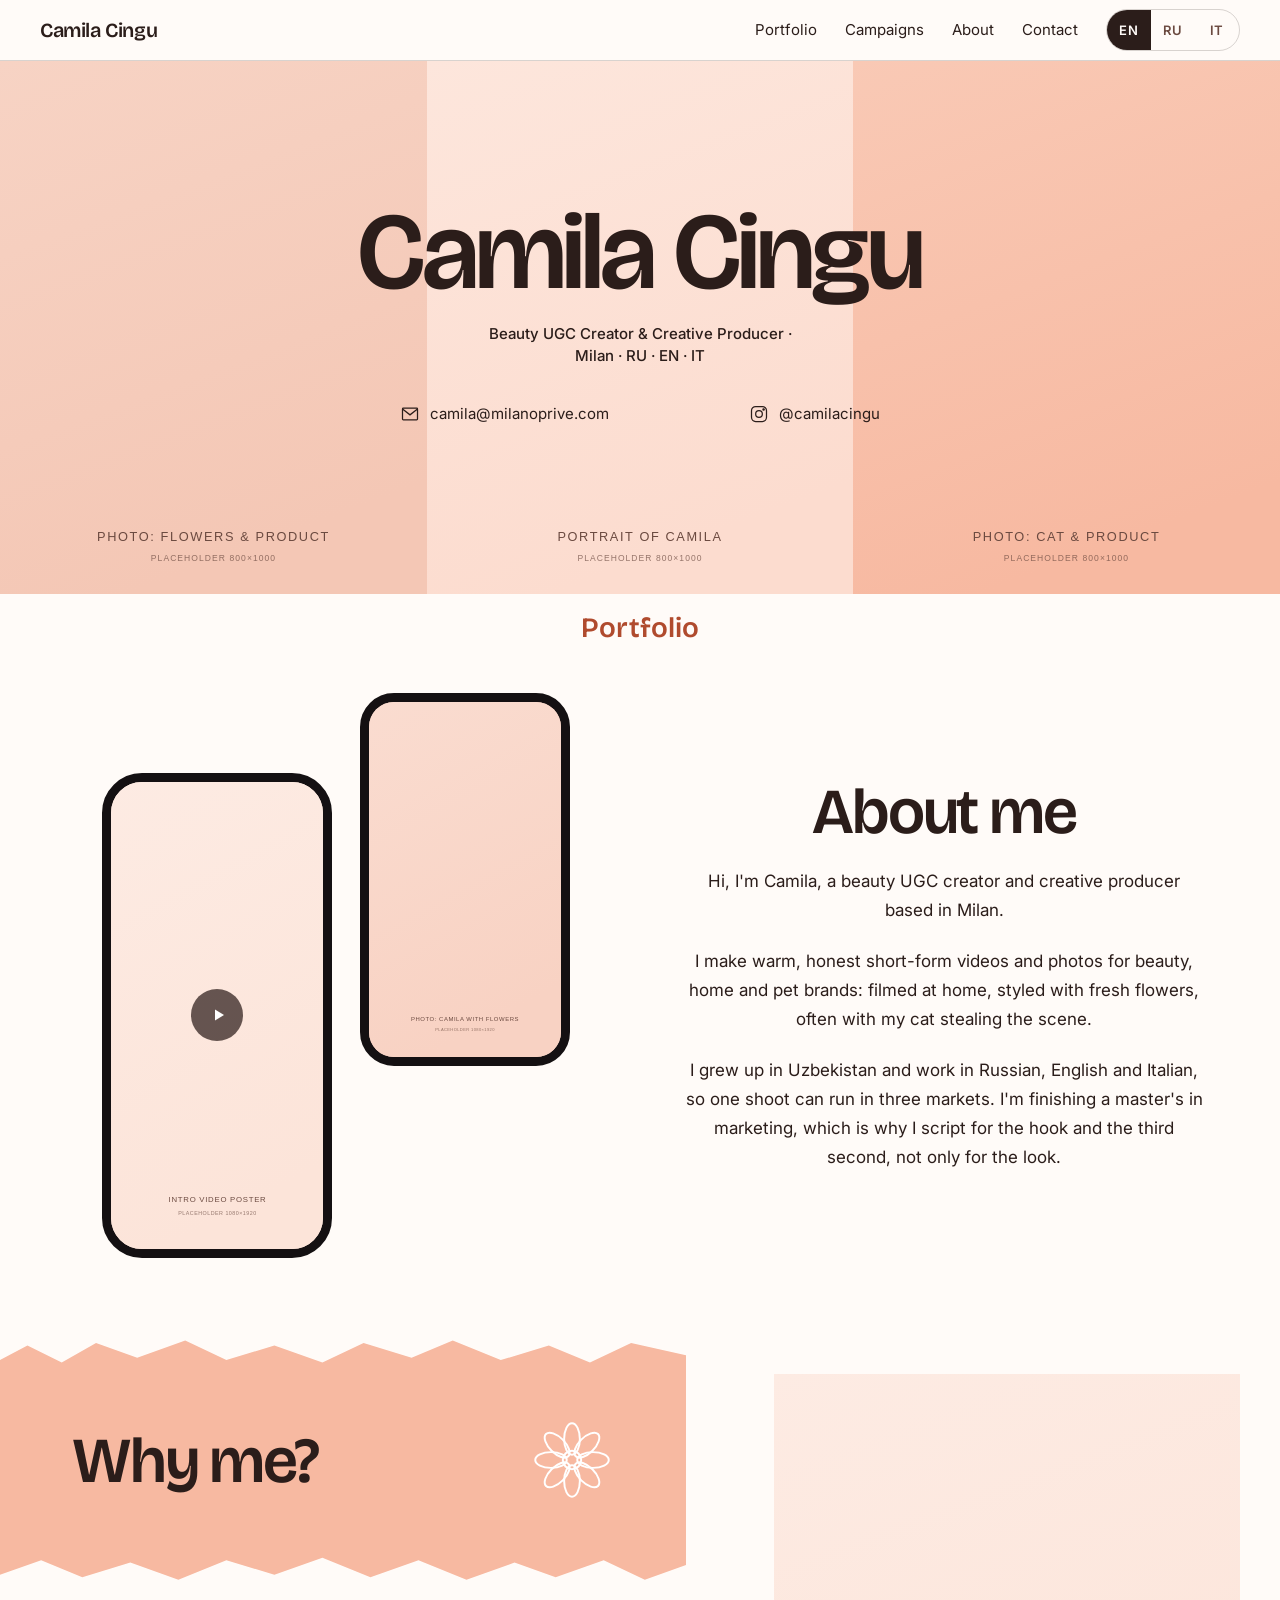
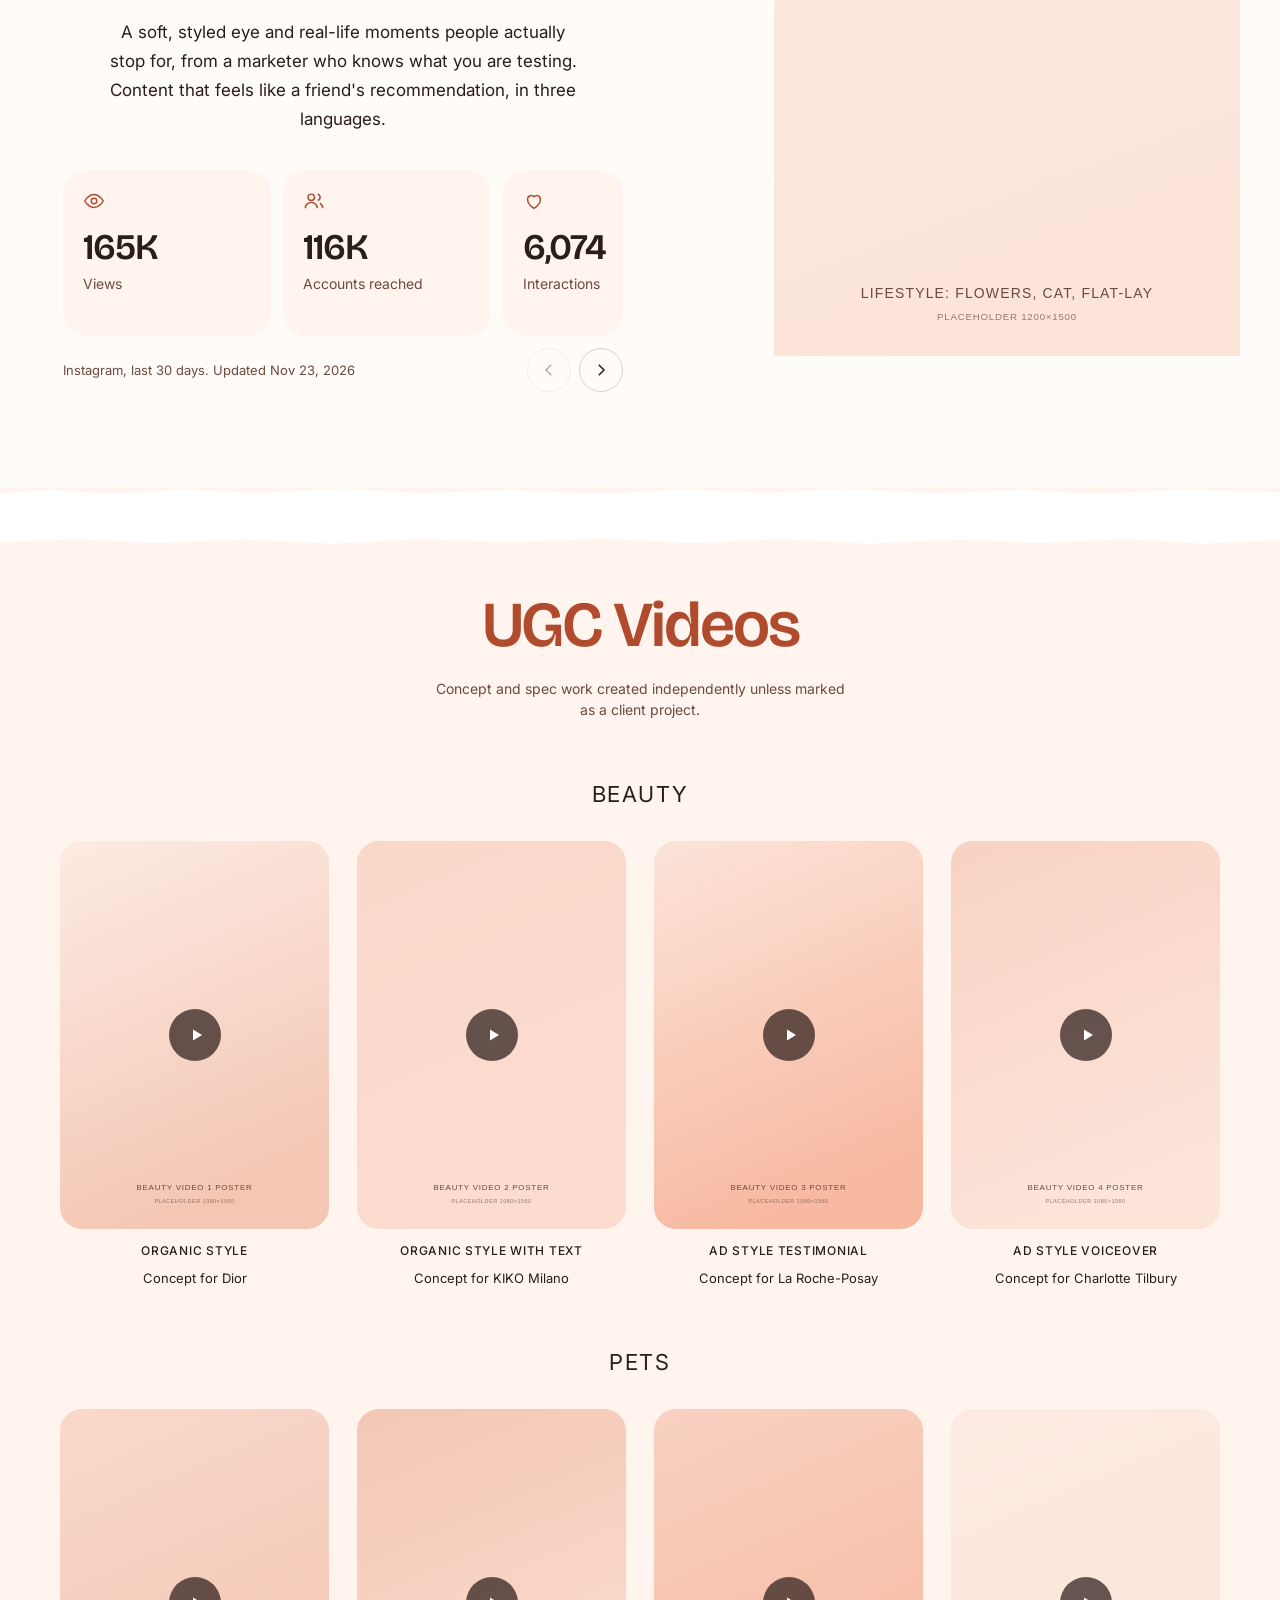
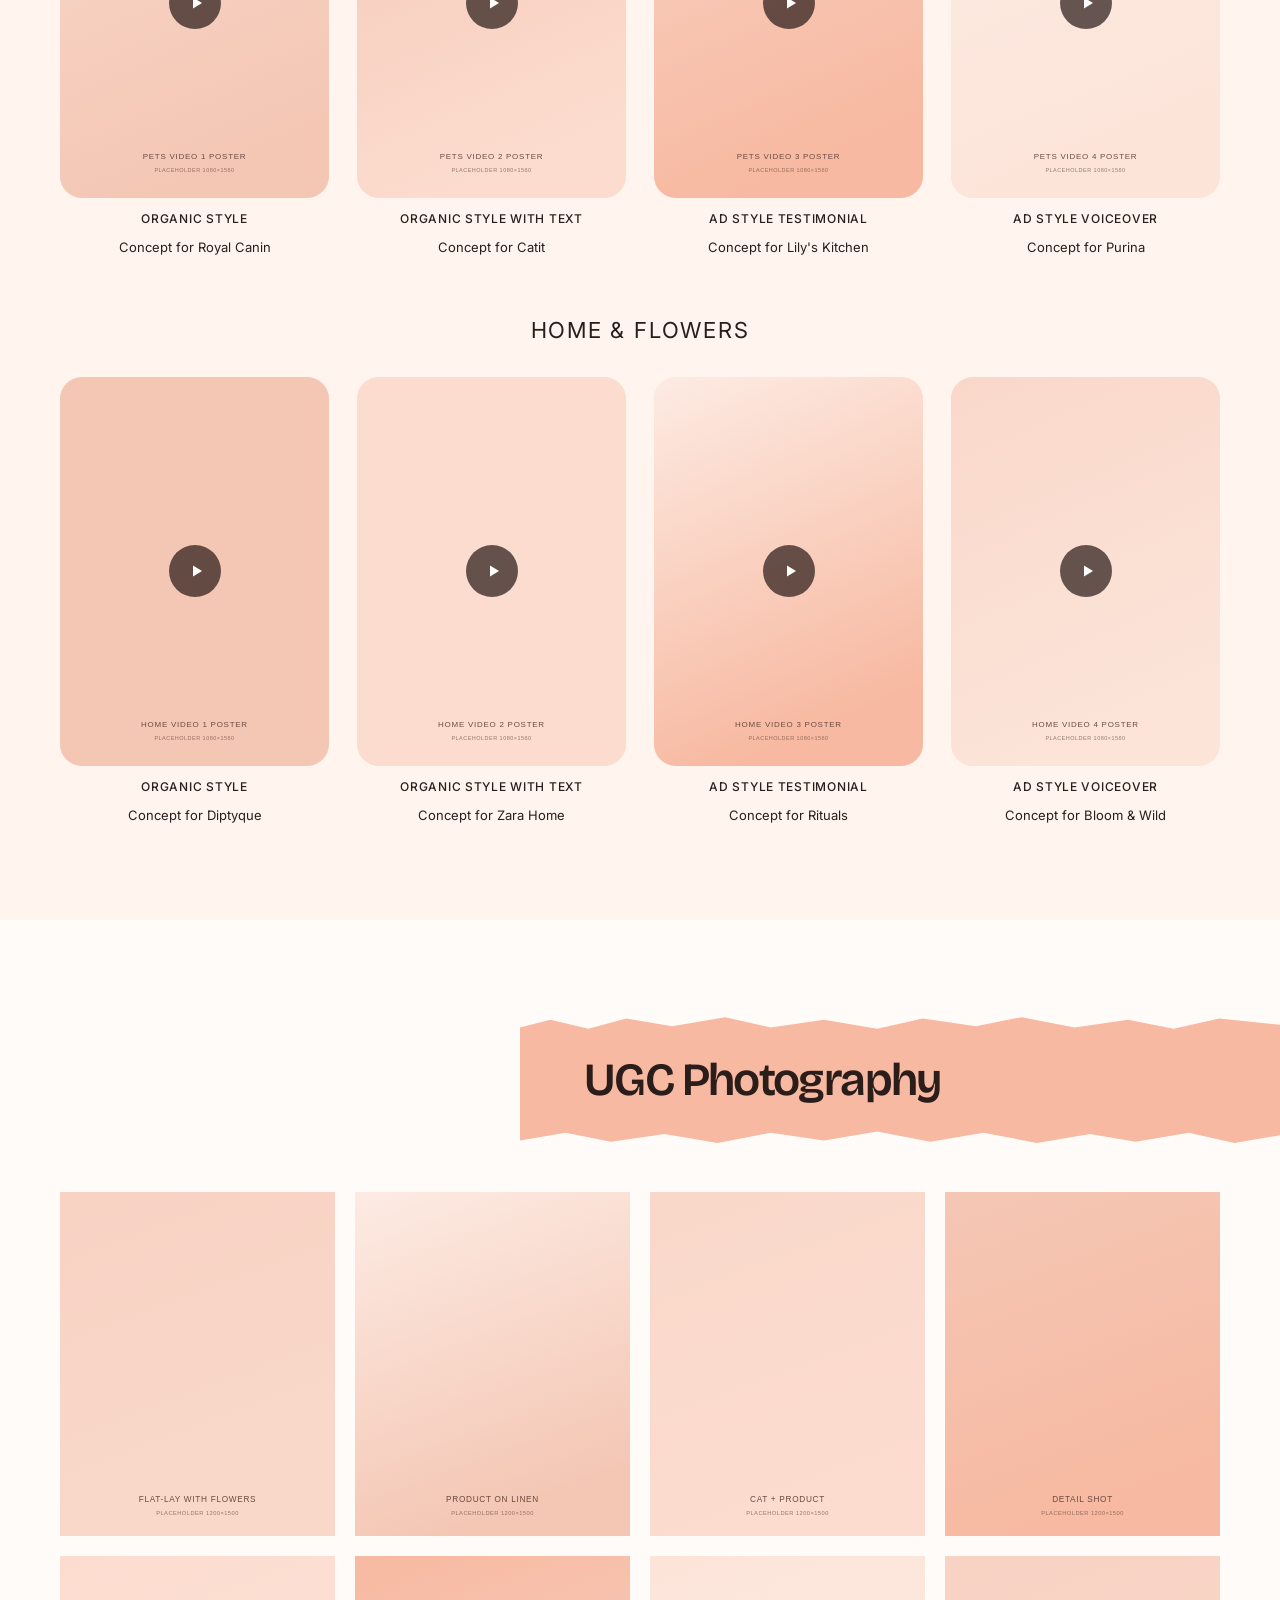
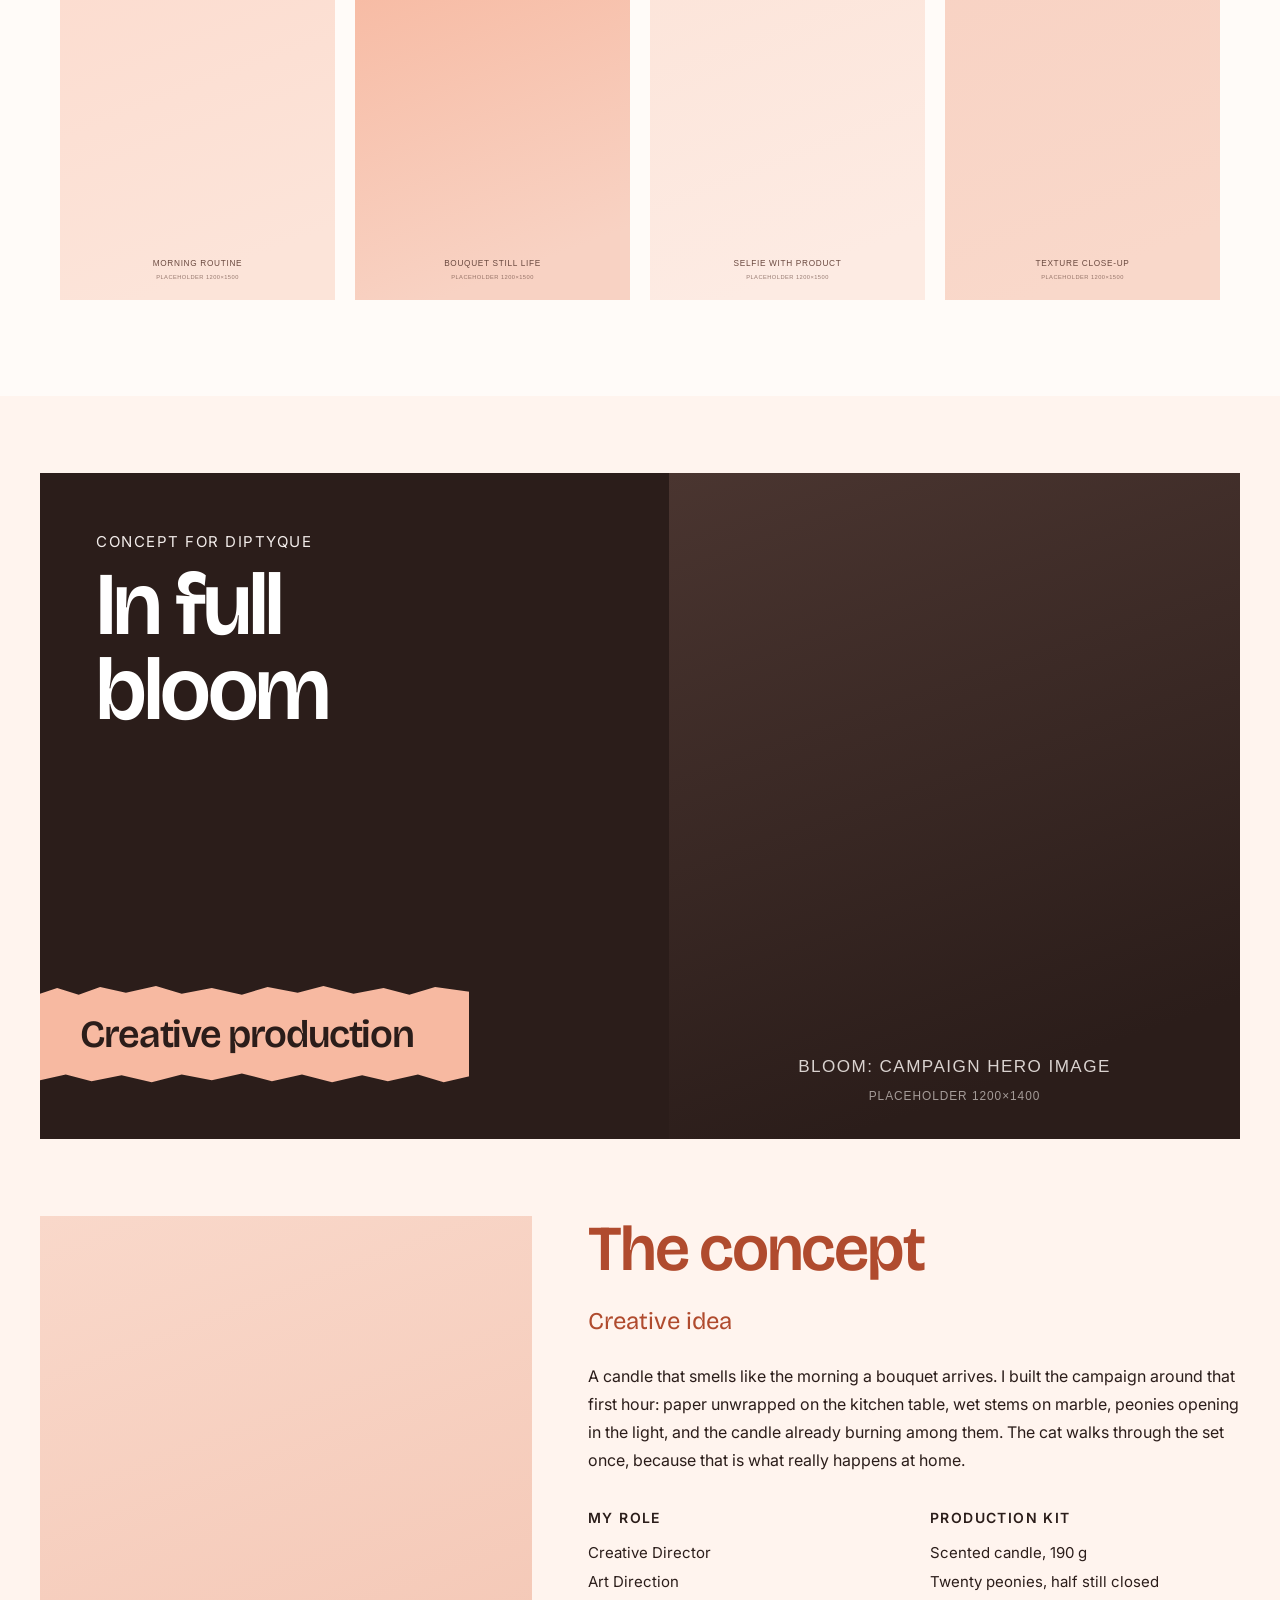
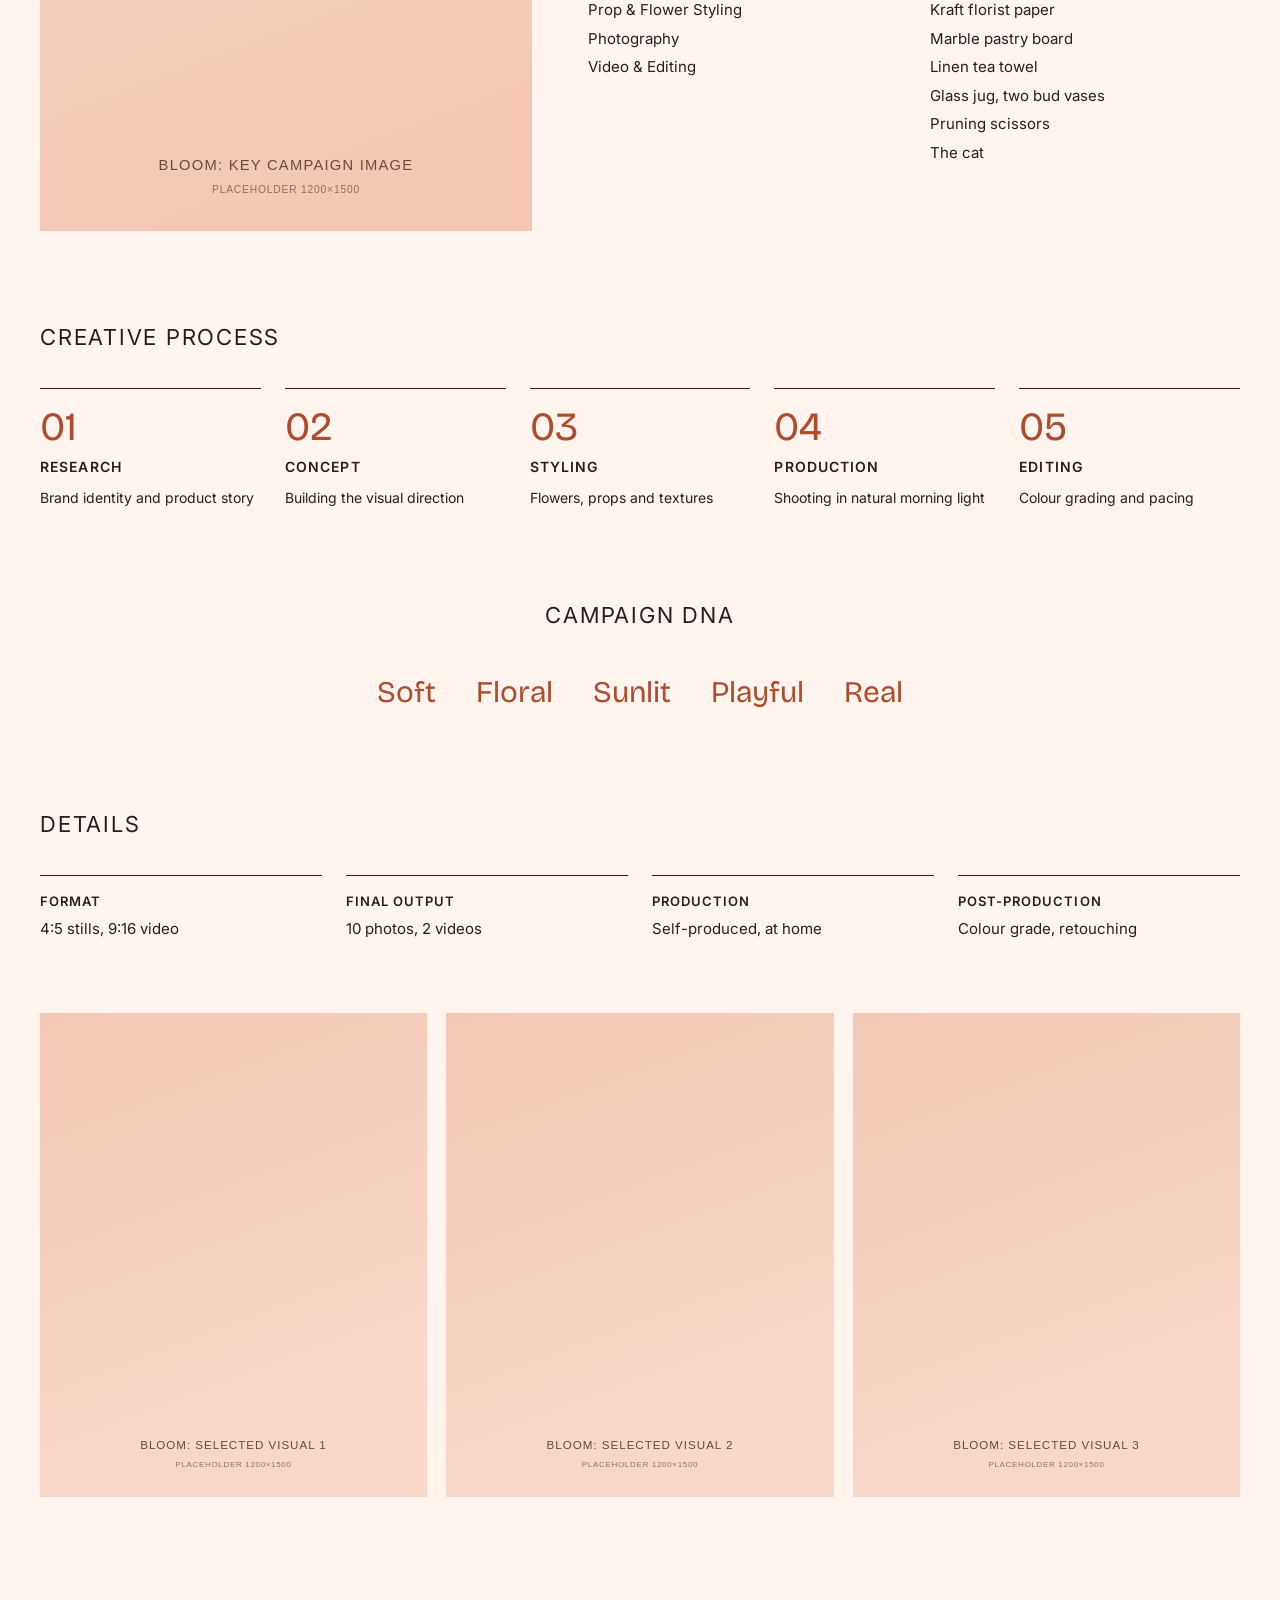
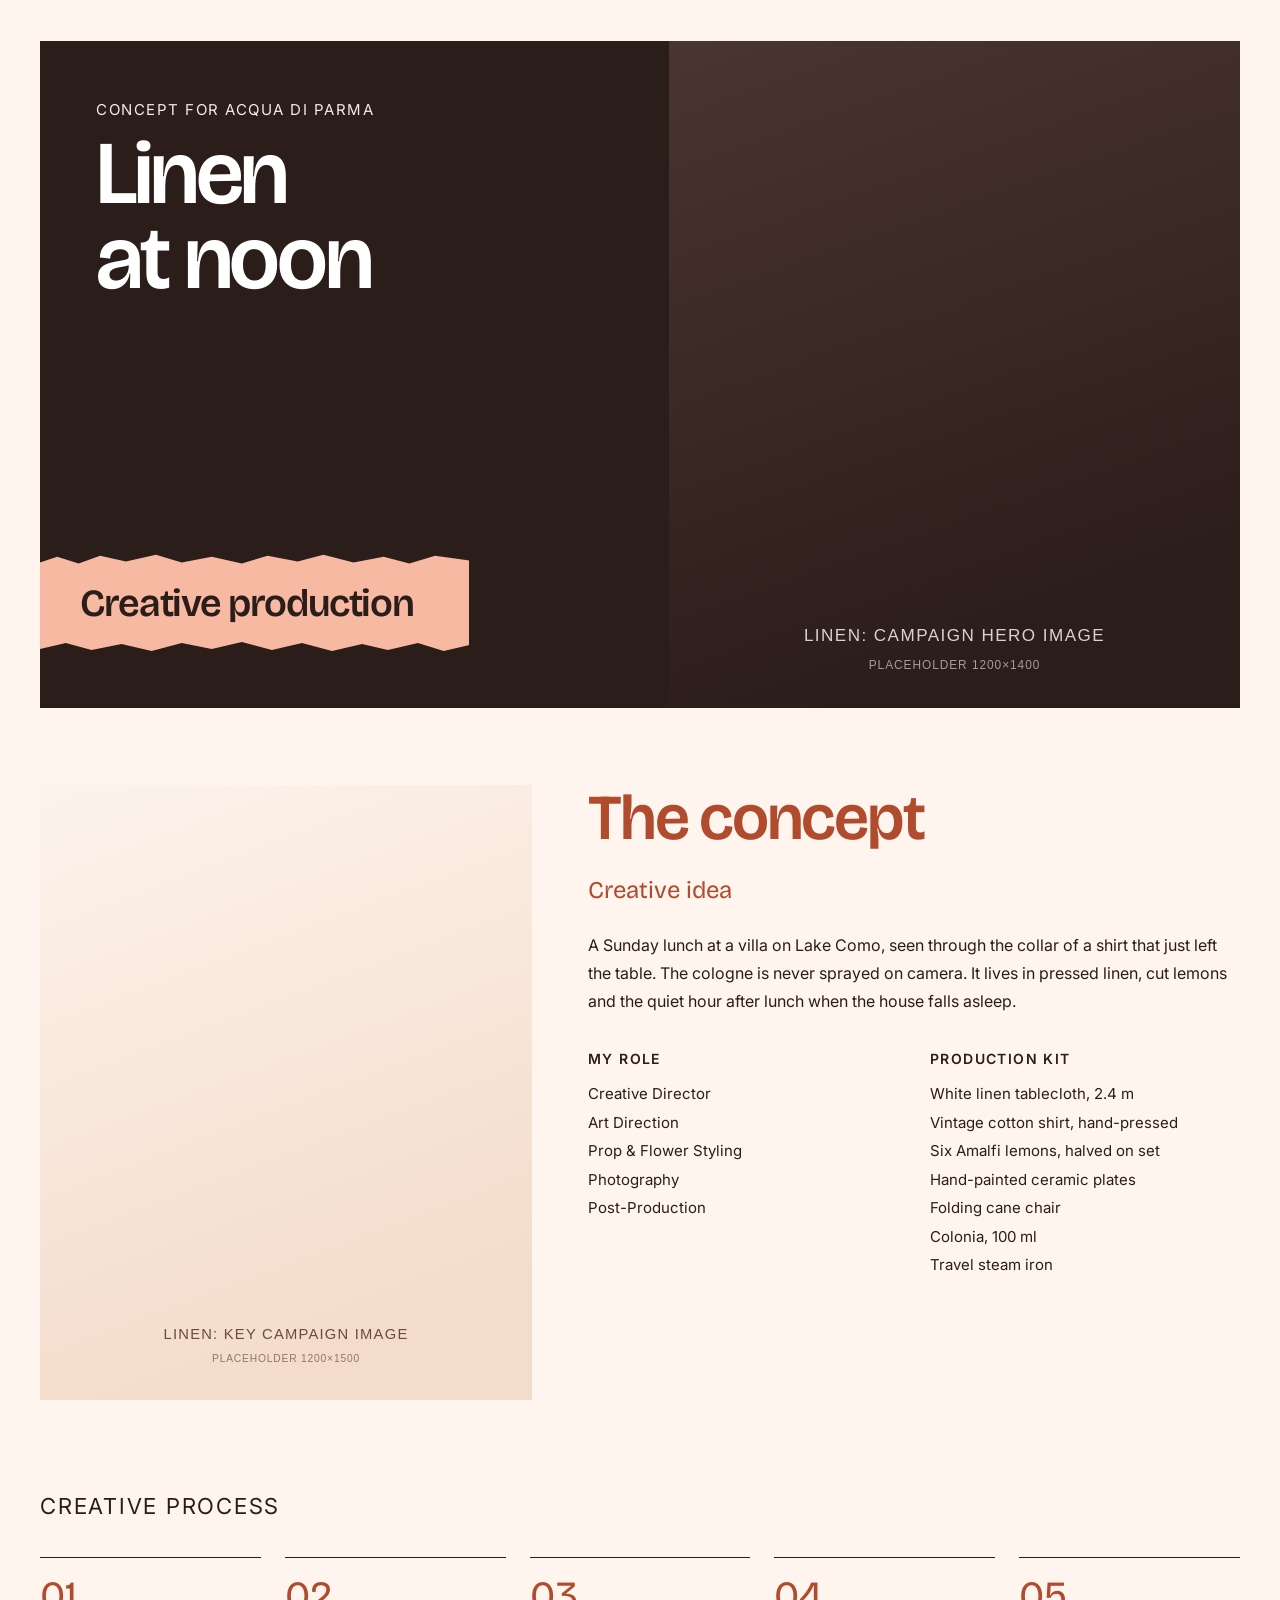
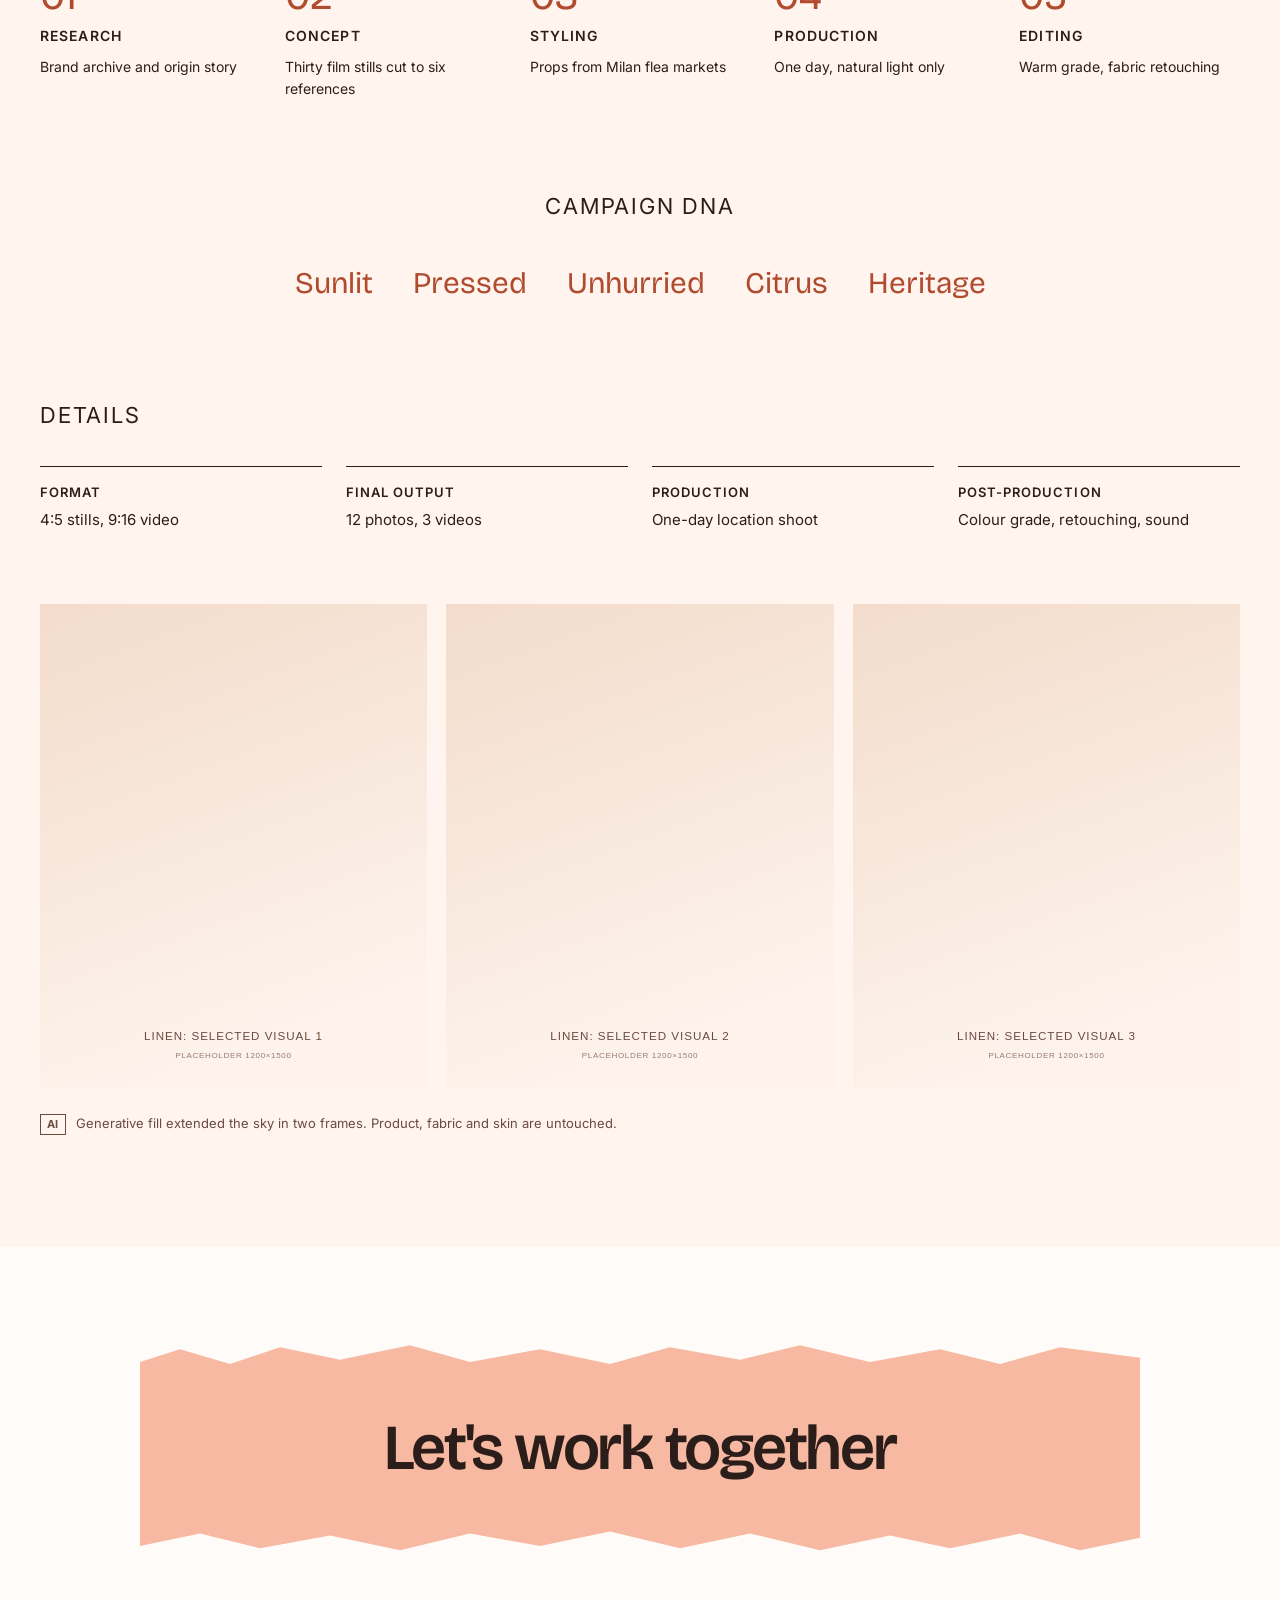
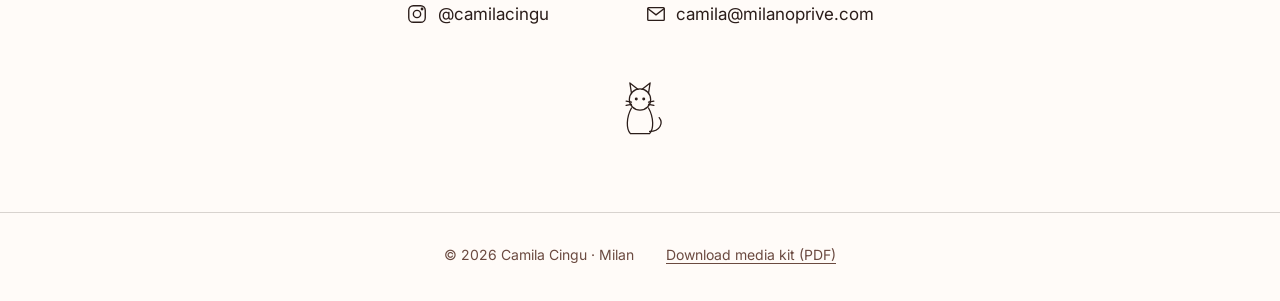
<file: ugc/index.html>
<!doctype html>
<html lang="en" class="no-js">
<head>
  <meta charset="utf-8">
  <meta name="viewport" content="width=device-width, initial-scale=1">
  <script>document.documentElement.className = 'js';</script>

  <title>Camila Cingu · Beauty UGC Creator &amp; Creative Producer, Milan</title>
  <meta name="description" content="Camila Cingu, UGC creator and creative producer in Milan. Warm, honest short-form video and photos for beauty, home and pet brands, in Russian, English and Italian.">
  <link rel="canonical" href="https://camila.milanoprive.com/">

  <meta property="og:type" content="website">
  <meta property="og:url" content="https://camila.milanoprive.com/">
  <meta property="og:title" content="Camila Cingu · UGC Creator & Creative Producer">
  <meta property="og:description" content="Short-form video and photos for beauty, home and pet brands. Shot in Milan, delivered in RU, EN and IT.">
  <meta property="og:image" content="https://camila.milanoprive.com/assets/og-image.png">
  <meta property="og:image:width" content="1200">
  <meta property="og:image:height" content="630">
  <meta property="og:locale" content="en_GB">
  <meta property="og:locale:alternate" content="ru_RU">
  <meta name="twitter:card" content="summary_large_image">
  <meta name="twitter:title" content="Camila Cingu · UGC Creator & Creative Producer">
  <meta name="twitter:description" content="Short-form video and photos for beauty, home and pet brands. Shot in Milan, delivered in RU, EN and IT.">
  <meta name="twitter:image" content="https://camila.milanoprive.com/assets/og-image.png">

  <link rel="icon" href="/favicon.ico" sizes="32x32">
  <link rel="icon" href="/assets/icons/favicon.svg" type="image/svg+xml">
  <link rel="apple-touch-icon" href="/assets/icons/apple-touch-icon.png">
  <link rel="manifest" href="/site.webmanifest">
  <meta name="theme-color" content="#FFFBF8">

  <link rel="preconnect" href="https://fonts.googleapis.com">
  <link rel="preconnect" href="https://fonts.gstatic.com" crossorigin>
  <!-- Bricolage Grotesque (headings, Latin only), Onest (headings in Russian), Inter (body, Latin + Cyrillic). -->
  <link rel="stylesheet" href="https://fonts.googleapis.com/css2?family=Bricolage+Grotesque:opsz,wght@12..96,400..700&family=Inter:wght@300..600&family=Onest:wght@500..700&display=swap">
  <link rel="stylesheet" href="styles.css">
  <script src="main.js" defer></script>

  <script type="application/ld+json">
  {
    "@context": "https://schema.org",
    "@graph": [
      {
        "@type": "Person",
        "@id": "https://camila.milanoprive.com/#camila",
        "name": "Camila Cingu",
        "jobTitle": "Beauty UGC Creator & Creative Producer",
        "url": "https://camila.milanoprive.com/",
        "image": "https://camila.milanoprive.com/assets/og-image.png",
        "email": "mailto:camila@milanoprive.com",
        "sameAs": ["https://www.instagram.com/camilacingu/"],
        "knowsLanguage": ["ru", "en", "it"],
        "homeLocation": { "@type": "Place", "name": "Milan, Italy" }
      },
      {
        "@type": "ProfessionalService",
        "@id": "https://camila.milanoprive.com/#service",
        "name": "Camila Cingu · UGC & Creative Production",
        "url": "https://camila.milanoprive.com/",
        "image": "https://camila.milanoprive.com/assets/og-image.png",
        "founder": { "@id": "https://camila.milanoprive.com/#camila" },
        "address": { "@type": "PostalAddress", "addressLocality": "Milan", "addressCountry": "IT" },
        "areaServed": "Europe",
        "availableLanguage": ["Russian", "English", "Italian"],
        "serviceType": ["UGC video production", "UGC photography", "Creative direction", "Campaign production"]
      }
    ]
  }
  </script>
</head>
<body>
  <a class="skip" href="#main" data-i18n="skip">Skip to content</a>

  <header class="site-header">
    <div class="site-header__inner">
      <a class="wordmark" href="#top" data-i18n-attr="aria-label:wordmark.label" aria-label="Camila Cingu, back to top">Camila Cingu</a>

      <button class="menu-btn" type="button" aria-expanded="false" aria-controls="site-nav" data-i18n-attr="aria-label:nav.menu" aria-label="Menu">
        <svg viewBox="0 0 24 24" width="24" height="24" aria-hidden="true"><path d="M3 8h18M3 16h18" stroke="currentColor" stroke-width="1.5" fill="none"/></svg>
      </button>

      <nav class="site-nav" id="site-nav" data-i18n-attr="aria-label:nav.label" aria-label="Main">
        <ul>
          <li><a href="#videos" data-i18n="nav.portfolio">Portfolio</a></li>
          <li><a href="#campaigns" data-i18n="nav.campaigns">Campaigns</a></li>
          <li><a href="#about" data-i18n="nav.about">About</a></li>
          <li><a href="#contact" data-i18n="nav.contact">Contact</a></li>
        </ul>
      </nav>

      <div class="lang" role="group" aria-label="Language" data-i18n-attr="aria-label:lang.label">
        <button type="button" data-lang="en" aria-pressed="true" lang="en">EN</button>
        <button type="button" data-lang="ru" aria-pressed="false" lang="ru">RU</button>
        <button type="button" data-lang="it" aria-pressed="false" lang="it">IT</button>
      </div>
    </div>
  </header>

  <main id="main">

    <!-- ============ HERO: three-panel strip, name over it ============ -->
    <section class="hero" id="top" aria-labelledby="hero-title">
      <div class="hero__strip">
        <!-- cms:hero -->
        <img src="assets/placeholders/hero-1.svg" width="800" height="1000" fetchpriority="high" alt="Fresh flowers beside a skincare product" data-i18n-attr="alt:cms.hero1">
        <img src="assets/placeholders/hero-2.svg" width="800" height="1000" fetchpriority="high" alt="Portrait of Camila" data-i18n-attr="alt:cms.hero2">
        <img src="assets/placeholders/hero-3.svg" width="800" height="1000" fetchpriority="high" alt="Camila&#x27;s cat next to a beauty product" data-i18n-attr="alt:cms.hero3">
        <!-- /cms:hero -->
      </div>
      <div class="hero__over">
        <h1 class="hero__name" id="hero-title">Camila Cingu</h1>
        <p class="hero__role" data-i18n="hero.role">Beauty UGC Creator &amp; Creative Producer · Milan · RU · EN · IT</p>
        <ul class="hero__links">
          <li>
            <a href="mailto:camila@milanoprive.com">
              <svg width="20" height="20" viewBox="0 0 24 24" aria-hidden="true" fill="none" stroke="currentColor" stroke-width="1.5"><rect x="3" y="5" width="18" height="14" rx="1"/><path d="M3 6l9 7 9-7"/></svg>camila@milanoprive.com</a>
          </li>
          <li>
            <a href="https://www.instagram.com/camilacingu/" rel="noopener">
              <svg width="20" height="20" viewBox="0 0 24 24" aria-hidden="true" fill="none" stroke="currentColor" stroke-width="1.5"><rect x="3" y="3" width="18" height="18" rx="5"/><circle cx="12" cy="12" r="4"/><circle cx="17.5" cy="6.5" r="0.8" fill="currentColor"/></svg>@camilacingu</a>
          </li>
        </ul>
      </div>
    </section>

    <!-- ============ ABOUT ============ -->
    <section class="about" id="about" aria-labelledby="about-title">
      <a class="about__jump" href="#videos" data-i18n="nav.portfolio">Portfolio</a>
      <div class="about__body">
        <div class="about__phones">
          <!-- cms:about -->
          <a class="phone phone--tall js-video" href="assets/videos/intro.mp4" data-caption-key="about.introCaption">
            <img src="assets/placeholders/intro-poster.svg" width="1080" height="1920" loading="lazy" decoding="async" alt="Play Camila&#x27;s intro video" data-i18n-attr="alt:cms.intro">
            <span class="play" aria-hidden="true"></span>
          </a>
          <figure class="phone">
            <img src="assets/placeholders/about-photo.svg" width="1080" height="1920" loading="lazy" decoding="async" alt="Camila holding a bunch of flowers" data-i18n-attr="alt:cms.aboutPhoto">
          </figure>
          <!-- /cms:about -->
        </div>
        <div class="about__copy reveal">
          <h2 class="h-xl" id="about-title" data-i18n="about.title">About me</h2>
          <p data-i18n="about.p1">Hi, I'm Camila, a beauty UGC creator and creative producer based in Milan.</p>
          <p data-i18n="about.p2">I make warm, honest short-form videos and photos for beauty, home and pet brands: filmed at home, styled with fresh flowers, often with my cat stealing the scene.</p>
          <p data-i18n="about.p3">I grew up in Uzbekistan and work in Russian, English and Italian, so one shoot can run in three markets. I'm finishing a master's in marketing, which is why I script for the hook and the third second, not only for the look.</p>
        </div>
      </div>
    </section>

    <!-- ============ WHY ME ============ -->
    <section class="why" aria-labelledby="why-title">
      <div class="why__main">
        <div class="torn why__band">
          <h2 class="h-xl" id="why-title" data-i18n="why.title">Why me?</h2>
          <svg class="why__flower" width="84" height="84" viewBox="0 0 64 64" aria-hidden="true"><g fill="none" stroke="#FFFFFF" stroke-width="1.5"><ellipse cx="32" cy="16" rx="6" ry="12"/><ellipse cx="32" cy="16" rx="6" ry="12" transform="rotate(45 32 32)"/><ellipse cx="32" cy="16" rx="6" ry="12" transform="rotate(90 32 32)"/><ellipse cx="32" cy="16" rx="6" ry="12" transform="rotate(135 32 32)"/><ellipse cx="32" cy="16" rx="6" ry="12" transform="rotate(180 32 32)"/><ellipse cx="32" cy="16" rx="6" ry="12" transform="rotate(225 32 32)"/><ellipse cx="32" cy="16" rx="6" ry="12" transform="rotate(270 32 32)"/><ellipse cx="32" cy="16" rx="6" ry="12" transform="rotate(315 32 32)"/><circle cx="32" cy="32" r="7"/></g></svg>
        </div>
        <p class="why__text reveal" data-i18n="why.text">A soft, styled eye and real-life moments people actually stop for, from a marketer who knows what you are testing. Content that feels like a friend's recommendation, in three languages.</p>

        <!-- STATS: numbers come from stats.json (see README). Hidden if that file can't be loaded. -->
        <div class="stats" hidden>
          <div class="stats__track" role="region" tabindex="0" aria-label="Instagram stats" data-i18n-attr="aria-label:stats.label">
            <ul class="stats__list">
              <li class="stat"><svg width="22" height="22" viewBox="0 0 24 24" aria-hidden="true" fill="none" stroke="currentColor" stroke-width="1.6"><path d="M2 12s3.6-7 10-7 10 7 10 7-3.6 7-10 7S2 12 2 12z"/><circle cx="12" cy="12" r="3"/></svg><strong data-stat="views"></strong><span data-i18n="stats.views">Views</span></li>
              <li class="stat"><svg width="22" height="22" viewBox="0 0 24 24" aria-hidden="true" fill="none" stroke="currentColor" stroke-width="1.6"><circle cx="9" cy="8" r="3.5"/><path d="M2.5 20a6.5 6.5 0 0113 0M16 4.6a3.5 3.5 0 010 6.8M18.5 14.2A6.5 6.5 0 0121.5 20"/></svg><strong data-stat="reach"></strong><span data-i18n="stats.reach">Accounts reached</span></li>
              <li class="stat"><svg width="22" height="22" viewBox="0 0 24 24" aria-hidden="true" fill="none" stroke="currentColor" stroke-width="1.6"><path d="M12 20s-7-4.4-7-10a4 4 0 017-2.6A4 4 0 0119 10c0 5.6-7 10-7 10z"/></svg><strong data-stat="interactions"></strong><span data-i18n="stats.interactions">Interactions</span></li>
              <li class="stat"><svg width="22" height="22" viewBox="0 0 24 24" aria-hidden="true" fill="none" stroke="currentColor" stroke-width="1.6"><circle cx="10" cy="8" r="3.5"/><path d="M3.5 20a6.5 6.5 0 0113 0M19 8v6M16 11h6"/></svg><strong data-stat="followers"></strong><span data-i18n="stats.followers">Followers</span></li>
              <li class="stat"><svg width="22" height="22" viewBox="0 0 24 24" aria-hidden="true" fill="none" stroke="currentColor" stroke-width="1.6"><circle cx="12" cy="12" r="9"/><path d="M3 12h18M12 3c2.5 2.6 3.8 5.6 3.8 9s-1.3 6.4-3.8 9c-2.5-2.6-3.8-5.6-3.8-9S9.5 5.6 12 3z"/></svg><strong data-stat="languages"></strong><span data-i18n="stats.languages">Audience languages</span></li>
            </ul>
          </div>
          <div class="stats__foot">
            <p class="stats__note" data-stats-note></p>
            <div class="stats__nav">
              <button type="button" class="stats__btn" data-dir="-1" aria-label="Previous stats" data-i18n-attr="aria-label:stats.prev"><svg width="18" height="18" viewBox="0 0 24 24" aria-hidden="true" fill="none" stroke="currentColor" stroke-width="2"><path d="M15 5l-7 7 7 7"/></svg></button>
              <button type="button" class="stats__btn" data-dir="1" aria-label="Next stats" data-i18n-attr="aria-label:stats.next"><svg width="18" height="18" viewBox="0 0 24 24" aria-hidden="true" fill="none" stroke="currentColor" stroke-width="2"><path d="M9 5l7 7-7 7"/></svg></button>
            </div>
          </div>
        </div>
      </div>
      <figure class="why__photo">
        <!-- cms:why -->
        <img src="assets/placeholders/why-photo.svg" width="1200" height="1500" loading="lazy" decoding="async" alt="Flat-lay of flowers, a product and Camila&#x27;s cat" data-i18n-attr="alt:cms.whyPhoto">
        <!-- /cms:why -->
      </figure>
    </section>

    <!-- ============ UGC VIDEOS ============ -->
    <section class="videos" id="videos" aria-labelledby="videos-title">
      <div class="torn videos__edge" aria-hidden="true"></div>
      <div class="videos__inner">
        <h2 class="h-xl h-deep" id="videos-title" data-i18n="pf.title">UGC Videos</h2>
        <p class="disclosure" data-i18n="pf.disclosure">Concept and spec work created independently unless marked as a client project.</p>

        <!-- cms:videos -->
        <section class="group" aria-labelledby="g-beauty">
          <h3 class="label-lg" id="g-beauty" data-i18n="cat.beauty">Beauty</h3>
          <ul class="grid">
            <li class="card">
              <a class="card__media js-video" href="assets/videos/v-beauty-1.mp4">
                <img src="assets/placeholders/v-beauty-1.svg" width="1080" height="1560" loading="lazy" decoding="async" alt="Play: morning lip routine, concept for Dior" data-i18n-attr="alt:cms.v.beauty1">
                <span class="play" aria-hidden="true"></span>
              </a>
              <p class="card__format" data-i18n="fmt.organic">Organic style</p>
              <p class="card__brand"><span data-i18n="card.conceptFor">Concept for</span> Dior</p>
            </li>
            <li class="card">
              <a class="card__media js-video" href="assets/videos/v-beauty-2.mp4">
                <img src="assets/placeholders/v-beauty-2.svg" width="1080" height="1560" loading="lazy" decoding="async" alt="Play: three looks with one palette, concept for KIKO Milano" data-i18n-attr="alt:cms.v.beauty2">
                <span class="play" aria-hidden="true"></span>
              </a>
              <p class="card__format" data-i18n="fmt.organicText">Organic style with text</p>
              <p class="card__brand"><span data-i18n="card.conceptFor">Concept for</span> KIKO Milano</p>
            </li>
            <li class="card">
              <a class="card__media js-video" href="assets/videos/v-beauty-3.mp4">
                <img src="assets/placeholders/v-beauty-3.svg" width="1080" height="1560" loading="lazy" decoding="async" alt="Play: two weeks with a barrier cream, concept for La Roche-Posay" data-i18n-attr="alt:cms.v.beauty3">
                <span class="play" aria-hidden="true"></span>
              </a>
              <p class="card__format" data-i18n="fmt.testimonial">Ad style testimonial</p>
              <p class="card__brand"><span data-i18n="card.conceptFor">Concept for</span> La Roche-Posay</p>
            </li>
            <li class="card">
              <a class="card__media js-video" href="assets/videos/v-beauty-4.mp4">
                <img src="assets/placeholders/v-beauty-4.svg" width="1080" height="1560" loading="lazy" decoding="async" alt="Play: a five-minute evening look, concept for Charlotte Tilbury" data-i18n-attr="alt:cms.v.beauty4">
                <span class="play" aria-hidden="true"></span>
              </a>
              <p class="card__format" data-i18n="fmt.voiceover">Ad style voiceover</p>
              <p class="card__brand"><span data-i18n="card.conceptFor">Concept for</span> Charlotte Tilbury</p>
            </li>
          </ul>
        </section>
        <section class="group" aria-labelledby="g-pets">
          <h3 class="label-lg" id="g-pets" data-i18n="cat.pets">Pets</h3>
          <ul class="grid">
            <li class="card">
              <a class="card__media js-video" href="assets/videos/v-pets-1.mp4">
                <img src="assets/placeholders/v-pets-1.svg" width="1080" height="1560" loading="lazy" decoding="async" alt="Play: breakfast time with the cat, concept for Royal Canin" data-i18n-attr="alt:cms.v.pets1">
                <span class="play" aria-hidden="true"></span>
              </a>
              <p class="card__format" data-i18n="fmt.organic">Organic style</p>
              <p class="card__brand"><span data-i18n="card.conceptFor">Concept for</span> Royal Canin</p>
            </li>
            <li class="card">
              <a class="card__media js-video" href="assets/videos/v-pets-2.mp4">
                <img src="assets/placeholders/v-pets-2.svg" width="1080" height="1560" loading="lazy" decoding="async" alt="Play: setting up a cat fountain in three steps, concept for Catit" data-i18n-attr="alt:cms.v.pets2">
                <span class="play" aria-hidden="true"></span>
              </a>
              <p class="card__format" data-i18n="fmt.organicText">Organic style with text</p>
              <p class="card__brand"><span data-i18n="card.conceptFor">Concept for</span> Catit</p>
            </li>
            <li class="card">
              <a class="card__media js-video" href="assets/videos/v-pets-3.mp4">
                <img src="assets/placeholders/v-pets-3.svg" width="1080" height="1560" loading="lazy" decoding="async" alt="Play: a fussy eater&#x27;s honest review, concept for Lily&#x27;s Kitchen" data-i18n-attr="alt:cms.v.pets3">
                <span class="play" aria-hidden="true"></span>
              </a>
              <p class="card__format" data-i18n="fmt.testimonial">Ad style testimonial</p>
              <p class="card__brand"><span data-i18n="card.conceptFor">Concept for</span> Lily&#x27;s Kitchen</p>
            </li>
            <li class="card">
              <a class="card__media js-video" href="assets/videos/v-pets-4.mp4">
                <img src="assets/placeholders/v-pets-4.svg" width="1080" height="1560" loading="lazy" decoding="async" alt="Play: a day in the life of an indoor cat, concept for Purina" data-i18n-attr="alt:cms.v.pets4">
                <span class="play" aria-hidden="true"></span>
              </a>
              <p class="card__format" data-i18n="fmt.voiceover">Ad style voiceover</p>
              <p class="card__brand"><span data-i18n="card.conceptFor">Concept for</span> Purina</p>
            </li>
          </ul>
        </section>
        <section class="group" aria-labelledby="g-home">
          <h3 class="label-lg" id="g-home" data-i18n="cat.home">Home &amp; Flowers</h3>
          <ul class="grid">
            <li class="card">
              <a class="card__media js-video" href="assets/videos/v-home-1.mp4">
                <img src="assets/placeholders/v-home-1.svg" width="1080" height="1560" loading="lazy" decoding="async" alt="Play: lighting a candle as the peonies open, concept for Diptyque" data-i18n-attr="alt:cms.v.home1">
                <span class="play" aria-hidden="true"></span>
              </a>
              <p class="card__format" data-i18n="fmt.organic">Organic style</p>
              <p class="card__brand"><span data-i18n="card.conceptFor">Concept for</span> Diptyque</p>
            </li>
            <li class="card">
              <a class="card__media js-video" href="assets/videos/v-home-2.mp4">
                <img src="assets/placeholders/v-home-2.svg" width="1080" height="1560" loading="lazy" decoding="async" alt="Play: a spring table in five pieces, concept for Zara Home" data-i18n-attr="alt:cms.v.home2">
                <span class="play" aria-hidden="true"></span>
              </a>
              <p class="card__format" data-i18n="fmt.organicText">Organic style with text</p>
              <p class="card__brand"><span data-i18n="card.conceptFor">Concept for</span> Zara Home</p>
            </li>
            <li class="card">
              <a class="card__media js-video" href="assets/videos/v-home-3.mp4">
                <img src="assets/placeholders/v-home-3.svg" width="1080" height="1560" loading="lazy" decoding="async" alt="Play: a month with a home fragrance diffuser, concept for Rituals" data-i18n-attr="alt:cms.v.home3">
                <span class="play" aria-hidden="true"></span>
              </a>
              <p class="card__format" data-i18n="fmt.testimonial">Ad style testimonial</p>
              <p class="card__brand"><span data-i18n="card.conceptFor">Concept for</span> Rituals</p>
            </li>
            <li class="card">
              <a class="card__media js-video" href="assets/videos/v-home-4.mp4">
                <img src="assets/placeholders/v-home-4.svg" width="1080" height="1560" loading="lazy" decoding="async" alt="Play: unboxing a letterbox bouquet, concept for Bloom &amp; Wild" data-i18n-attr="alt:cms.v.home4">
                <span class="play" aria-hidden="true"></span>
              </a>
              <p class="card__format" data-i18n="fmt.voiceover">Ad style voiceover</p>
              <p class="card__brand"><span data-i18n="card.conceptFor">Concept for</span> Bloom &amp; Wild</p>
            </li>
          </ul>
        </section>
        <!-- /cms:videos -->
      </div>
    </section>

    <!-- ============ UGC PHOTOGRAPHY ============ -->
    <section class="photos" aria-labelledby="photos-title">
      <div class="photos__head">
        <div class="torn photos__band">
          <h2 class="h-lg" id="photos-title" data-i18n="ph.title">UGC Photography</h2>
        </div>
      </div>
      <ul class="photos__grid">
        <!-- cms:photos -->
        <li><img src="assets/placeholders/photo-01.svg" width="1200" height="1500" loading="lazy" decoding="async" alt="Flat-lay of a product with flowers" data-i18n-attr="alt:cms.ph1"></li>
        <li><img src="assets/placeholders/photo-02.svg" width="1200" height="1500" loading="lazy" decoding="async" alt="Product on a linen cloth" data-i18n-attr="alt:cms.ph2"></li>
        <li><img src="assets/placeholders/photo-03.svg" width="1200" height="1500" loading="lazy" decoding="async" alt="Cat sniffing a product" data-i18n-attr="alt:cms.ph3"></li>
        <li><img src="assets/placeholders/photo-04.svg" width="1200" height="1500" loading="lazy" decoding="async" alt="Close-up detail of packaging" data-i18n-attr="alt:cms.ph4"></li>
        <li><img src="assets/placeholders/photo-05.svg" width="1200" height="1500" loading="lazy" decoding="async" alt="Morning skincare routine by a window" data-i18n-attr="alt:cms.ph5"></li>
        <li><img src="assets/placeholders/photo-06.svg" width="1200" height="1500" loading="lazy" decoding="async" alt="Still life of a bouquet and a candle" data-i18n-attr="alt:cms.ph6"></li>
        <li><img src="assets/placeholders/photo-07.svg" width="1200" height="1500" loading="lazy" decoding="async" alt="Mirror selfie holding a product" data-i18n-attr="alt:cms.ph7"></li>
        <li><img src="assets/placeholders/photo-08.svg" width="1200" height="1500" loading="lazy" decoding="async" alt="Texture close-up of a cream" data-i18n-attr="alt:cms.ph8"></li>
        <!-- /cms:photos -->
      </ul>
    </section>

    <!-- ============ CREATIVE PRODUCTION ============ -->
    <section class="campaigns" id="campaigns" aria-labelledby="campaigns-title">
      <h2 class="visually-hidden" id="campaigns-title" data-i18n="cs.title">Creative production</h2>

      <!-- CASE STUDY. Copy the whole <article class="case"> to add another. -->
      <article class="case" aria-labelledby="c1-title">
        <div class="case__hero">
          <div class="case__hero-text">
            <p class="case__brand"><span data-i18n="card.conceptFor">Concept for</span> Diptyque</p>
            <h3 class="case__title" id="c1-title"><span data-i18n="c1.t1">In full</span><br><span data-i18n="c1.t2">bloom</span></h3>
          </div>
          <img class="case__hero-img" src="assets/placeholders/bloom-hero.svg" width="1200" height="1400" loading="lazy" decoding="async" alt="Peonies and a lit candle on a marble board" data-i18n-attr="alt:c1.heroAlt">
          <p class="torn case__tag" data-i18n="cs.tag">Creative production</p>
        </div>

        <div class="case__intro">
          <img class="case__key" src="assets/placeholders/bloom-key.svg" width="1200" height="1500" loading="lazy" decoding="async" alt="Bouquet unwrapped on a kitchen table" data-i18n-attr="alt:c1.keyAlt">
          <div class="case__concept">
            <h4 class="h-xl h-deep" data-i18n="cs.concept">The concept</h4>
            <p class="case__sub" data-i18n="cs.idea">Creative idea</p>
            <p data-i18n="c1.concept">A candle that smells like the morning a bouquet arrives. I built the campaign around that first hour: paper unwrapped on the kitchen table, wet stems on marble, peonies opening in the light, and the candle already burning among them. The cat walks through the set once, because that is what really happens at home.</p>
            <div class="case__lists">
              <div>
                <h5 class="label" data-i18n="cs.role">My role</h5>
                <ul>
                  <li data-i18n="role.cd">Creative Director</li>
                  <li data-i18n="role.ad">Art Direction</li>
                  <li data-i18n="role.flower">Prop &amp; Flower Styling</li>
                  <li data-i18n="role.photo">Photography</li>
                  <li data-i18n="role.video">Video &amp; Editing</li>
                </ul>
              </div>
              <div>
                <h5 class="label" data-i18n="cs.kit">Production kit</h5>
                <ul>
                  <li data-i18n="c1.k1">Scented candle, 190 g</li>
                  <li data-i18n="c1.k2">Twenty peonies, half still closed</li>
                  <li data-i18n="c1.k3">Kraft florist paper</li>
                  <li data-i18n="c1.k4">Marble pastry board</li>
                  <li data-i18n="c1.k5">Linen tea towel</li>
                  <li data-i18n="c1.k6">Glass jug, two bud vases</li>
                  <li data-i18n="c1.k7">Pruning scissors</li>
                  <li data-i18n="c1.k8">The cat</li>
                </ul>
              </div>
            </div>
          </div>
        </div>

        <div class="case__process">
          <h4 class="label-lg" data-i18n="cs.process">Creative process</h4>
          <ol class="process">
            <li><span class="process__n">01</span><strong data-i18n="pr.research">Research</strong><span data-i18n="c1.p1">Brand identity and product story</span></li>
            <li><span class="process__n">02</span><strong data-i18n="pr.concept">Concept</strong><span data-i18n="c1.p2">Building the visual direction</span></li>
            <li><span class="process__n">03</span><strong data-i18n="pr.styling">Styling</strong><span data-i18n="c1.p3">Flowers, props and textures</span></li>
            <li><span class="process__n">04</span><strong data-i18n="pr.production">Production</strong><span data-i18n="c1.p4">Shooting in natural morning light</span></li>
            <li><span class="process__n">05</span><strong data-i18n="pr.editing">Editing</strong><span data-i18n="c1.p5">Colour grading and pacing</span></li>
          </ol>
        </div>

        <div class="case__dna">
          <h4 class="label-lg" data-i18n="cs.dna">Campaign DNA</h4>
          <ul class="dna">
            <li data-i18n="c1.d1">Soft</li>
            <li data-i18n="c1.d2">Floral</li>
            <li data-i18n="c1.d3">Sunlit</li>
            <li data-i18n="c1.d4">Playful</li>
            <li data-i18n="c1.d5">Real</li>
          </ul>
        </div>

        <div class="case__details">
          <h4 class="label-lg" data-i18n="cs.details">Details</h4>
          <dl class="deliv">
            <div><dt data-i18n="cs.format">Format</dt><dd data-i18n="c1.v1">4:5 stills, 9:16 video</dd></div>
            <div><dt data-i18n="cs.output">Final output</dt><dd data-i18n="c1.v2">10 photos, 2 videos</dd></div>
            <div><dt data-i18n="cs.production">Production</dt><dd data-i18n="c1.v3">Self-produced, at home</dd></div>
            <div><dt data-i18n="cs.post">Post-production</dt><dd data-i18n="c1.v4">Colour grade, retouching</dd></div>
          </dl>
        </div>

        <ul class="case__visuals">
          <li><img src="assets/placeholders/bloom-01.svg" width="1200" height="1500" loading="lazy" decoding="async" alt="Peony petals on marble" data-i18n-attr="alt:c1.a1"></li>
          <li><img src="assets/placeholders/bloom-02.svg" width="1200" height="1500" loading="lazy" decoding="async" alt="Candle flame among flower stems" data-i18n-attr="alt:c1.a2"></li>
          <li><img src="assets/placeholders/bloom-03.svg" width="1200" height="1500" loading="lazy" decoding="async" alt="The cat walking past the bouquet" data-i18n-attr="alt:c1.a3"></li>
        </ul>
      </article>

      <article class="case" aria-labelledby="c2-title">
        <div class="case__hero">
          <div class="case__hero-text">
            <p class="case__brand"><span data-i18n="card.conceptFor">Concept for</span> Acqua di Parma</p>
            <h3 class="case__title" id="c2-title"><span data-i18n="c2.t1">Linen</span><br><span data-i18n="c2.t2">at noon</span></h3>
          </div>
          <img class="case__hero-img" src="assets/placeholders/linen-hero.svg" width="1200" height="1400" loading="lazy" decoding="async" alt="Pressed linen shirt collar in afternoon light" data-i18n-attr="alt:c2.heroAlt">
          <p class="torn case__tag" data-i18n="cs.tag">Creative production</p>
        </div>

        <div class="case__intro">
          <img class="case__key" src="assets/placeholders/linen-key.svg" width="1200" height="1500" loading="lazy" decoding="async" alt="Halved lemons and a cologne bottle on a lunch table" data-i18n-attr="alt:c2.keyAlt">
          <div class="case__concept">
            <h4 class="h-xl h-deep" data-i18n="cs.concept">The concept</h4>
            <p class="case__sub" data-i18n="cs.idea">Creative idea</p>
            <p data-i18n="c2.concept">A Sunday lunch at a villa on Lake Como, seen through the collar of a shirt that just left the table. The cologne is never sprayed on camera. It lives in pressed linen, cut lemons and the quiet hour after lunch when the house falls asleep.</p>
            <div class="case__lists">
              <div>
                <h5 class="label" data-i18n="cs.role">My role</h5>
                <ul>
                  <li data-i18n="role.cd">Creative Director</li>
                  <li data-i18n="role.ad">Art Direction</li>
                  <li data-i18n="role.flower">Prop &amp; Flower Styling</li>
                  <li data-i18n="role.photo">Photography</li>
                  <li data-i18n="role.post">Post-Production</li>
                </ul>
              </div>
              <div>
                <h5 class="label" data-i18n="cs.kit">Production kit</h5>
                <ul>
                  <li data-i18n="c2.k1">White linen tablecloth, 2.4 m</li>
                  <li data-i18n="c2.k2">Vintage cotton shirt, hand-pressed</li>
                  <li data-i18n="c2.k3">Six Amalfi lemons, halved on set</li>
                  <li data-i18n="c2.k4">Hand-painted ceramic plates</li>
                  <li data-i18n="c2.k5">Folding cane chair</li>
                  <li data-i18n="c2.k6">Colonia, 100 ml</li>
                  <li data-i18n="c2.k7">Travel steam iron</li>
                </ul>
              </div>
            </div>
          </div>
        </div>

        <div class="case__process">
          <h4 class="label-lg" data-i18n="cs.process">Creative process</h4>
          <ol class="process">
            <li><span class="process__n">01</span><strong data-i18n="pr.research">Research</strong><span data-i18n="c2.p1">Brand archive and origin story</span></li>
            <li><span class="process__n">02</span><strong data-i18n="pr.concept">Concept</strong><span data-i18n="c2.p2">Thirty film stills cut to six references</span></li>
            <li><span class="process__n">03</span><strong data-i18n="pr.styling">Styling</strong><span data-i18n="c2.p3">Props from Milan flea markets</span></li>
            <li><span class="process__n">04</span><strong data-i18n="pr.production">Production</strong><span data-i18n="c2.p4">One day, natural light only</span></li>
            <li><span class="process__n">05</span><strong data-i18n="pr.editing">Editing</strong><span data-i18n="c2.p5">Warm grade, fabric retouching</span></li>
          </ol>
        </div>

        <div class="case__dna">
          <h4 class="label-lg" data-i18n="cs.dna">Campaign DNA</h4>
          <ul class="dna">
            <li data-i18n="c2.d1">Sunlit</li>
            <li data-i18n="c2.d2">Pressed</li>
            <li data-i18n="c2.d3">Unhurried</li>
            <li data-i18n="c2.d4">Citrus</li>
            <li data-i18n="c2.d5">Heritage</li>
          </ul>
        </div>

        <div class="case__details">
          <h4 class="label-lg" data-i18n="cs.details">Details</h4>
          <dl class="deliv">
            <div><dt data-i18n="cs.format">Format</dt><dd data-i18n="c2.v1">4:5 stills, 9:16 video</dd></div>
            <div><dt data-i18n="cs.output">Final output</dt><dd data-i18n="c2.v2">12 photos, 3 videos</dd></div>
            <div><dt data-i18n="cs.production">Production</dt><dd data-i18n="c2.v3">One-day location shoot</dd></div>
            <div><dt data-i18n="cs.post">Post-production</dt><dd data-i18n="c2.v4">Colour grade, retouching, sound</dd></div>
          </dl>
        </div>

        <ul class="case__visuals">
          <li><img src="assets/placeholders/linen-01.svg" width="1200" height="1500" loading="lazy" decoding="async" alt="Empty cane chair beside the lunch table" data-i18n-attr="alt:c2.a1"></li>
          <li><img src="assets/placeholders/linen-02.svg" width="1200" height="1500" loading="lazy" decoding="async" alt="Cologne bottle on a folded napkin" data-i18n-attr="alt:c2.a2"></li>
          <li><img src="assets/placeholders/linen-03.svg" width="1200" height="1500" loading="lazy" decoding="async" alt="Lemon halves on a painted plate" data-i18n-attr="alt:c2.a3"></li>
        </ul>
        <p class="ai-note"><span class="ai-note__tag">AI</span> <span data-i18n="c2.ai">Generative fill extended the sky in two frames. Product, fabric and skin are untouched.</span></p>
      </article>
    </section>

    <!-- ============ CONTACT ============ -->
    <section class="contact" id="contact" aria-labelledby="contact-title">
      <div class="torn contact__band">
        <h2 class="h-xl" id="contact-title" data-i18n="ct.title">Let's work together</h2>
      </div>
      <ul class="contact__links">
        <li>
          <a href="https://www.instagram.com/camilacingu/" rel="noopener">
            <svg width="22" height="22" viewBox="0 0 24 24" aria-hidden="true" fill="none" stroke="currentColor" stroke-width="1.5"><rect x="3" y="3" width="18" height="18" rx="5"/><circle cx="12" cy="12" r="4"/><circle cx="17.5" cy="6.5" r="0.8" fill="currentColor"/></svg>@camilacingu</a>
        </li>
        <li>
          <a href="mailto:camila@milanoprive.com">
            <svg width="22" height="22" viewBox="0 0 24 24" aria-hidden="true" fill="none" stroke="currentColor" stroke-width="1.5"><rect x="3" y="5" width="18" height="14" rx="1"/><path d="M3 6l9 7 9-7"/></svg>camila@milanoprive.com</a>
        </li>
      </ul>
      <svg class="contact__cat" width="64" height="64" viewBox="0 0 120 120" aria-hidden="true" fill="none" stroke="currentColor" stroke-width="2.4" stroke-linecap="round" stroke-linejoin="round"><path d="M78 104c20 0 26-16 18-26"/><path d="M44 60c-10 18-10 40-2 48h36c8-8 8-30-2-48"/><path d="M44 32l-3-19 15 12"/><path d="M76 32l3-19-15 12"/><circle cx="60" cy="44" r="20"/><circle cx="53" cy="43" r="1.6" fill="currentColor"/><circle cx="67" cy="43" r="1.6" fill="currentColor"/><path d="M44 49l-10-2M44 53l-10 2M76 49l10-2M76 53l10 2"/></svg>
    </section>
  </main>

  <footer class="site-footer">
    <p>© <span data-year>2026</span> Camila Cingu · <span data-i18n="ft.city">Milan</span></p>
    <a href="assets/media-kit.pdf" download data-i18n="ft.kit">Download media kit (PDF)</a>
  </footer>

  <dialog class="lightbox" aria-labelledby="lb-caption">
    <div class="lightbox__frame">
      <video class="lightbox__video" controls playsinline width="1080" height="1920"></video>
      <p class="lightbox__caption" id="lb-caption"></p>
    </div>
    <button type="button" class="lb-btn lb-close" data-i18n-attr="aria-label:lb.close" aria-label="Close">
      <svg viewBox="0 0 24 24" width="24" height="24" aria-hidden="true"><path d="M5 5l14 14M19 5L5 19" stroke="currentColor" stroke-width="1.5"/></svg>
    </button>
    <button type="button" class="lb-btn lb-prev" data-i18n-attr="aria-label:lb.prev" aria-label="Previous video">
      <svg viewBox="0 0 24 24" width="24" height="24" aria-hidden="true"><path d="M15 4l-8 8 8 8" fill="none" stroke="currentColor" stroke-width="1.5"/></svg>
    </button>
    <button type="button" class="lb-btn lb-next" data-i18n-attr="aria-label:lb.next" aria-label="Next video">
      <svg viewBox="0 0 24 24" width="24" height="24" aria-hidden="true"><path d="M9 4l8 8-8 8" fill="none" stroke="currentColor" stroke-width="1.5"/></svg>
    </button>
  </dialog>
  <!-- cms:i18n -->
  <script type="application/json" id="cms-i18n">{
 "ru": {
  "cms.hero1": "Свежие цветы рядом со средством по уходу",
  "cms.hero2": "Портрет Камилы",
  "cms.hero3": "Кошка Камилы рядом с косметикой",
  "cms.intro": "Смотреть видео-знакомство с Камилой",
  "cms.aboutPhoto": "Камила с букетом цветов",
  "cms.whyPhoto": "Флэтлей с цветами, продуктом и кошкой Камилы",
  "cms.v.beauty1": "Смотреть: утренний уход за губами, концепт для Dior",
  "cms.v.beauty2": "Смотреть: три образа с одной палеткой, концепт для KIKO Milano",
  "cms.v.beauty3": "Смотреть: две недели с восстанавливающим кремом, концепт для La Roche-Posay",
  "cms.v.beauty4": "Смотреть: вечерний образ за пять минут, концепт для Charlotte Tilbury",
  "cms.v.pets1": "Смотреть: завтрак с кошкой, концепт для Royal Canin",
  "cms.v.pets2": "Смотреть: поилка-фонтан для кошки за три шага, концепт для Catit",
  "cms.v.pets3": "Смотреть: честный отзыв привередливой кошки, концепт для Lily's Kitchen",
  "cms.v.pets4": "Смотреть: один день из жизни домашней кошки, концепт для Purina",
  "cms.v.home1": "Смотреть: свеча зажигается, пока раскрываются пионы, концепт для Diptyque",
  "cms.v.home2": "Смотреть: весенний стол из пяти предметов, концепт для Zara Home",
  "cms.v.home3": "Смотреть: месяц с ароматическим диффузором, концепт для Rituals",
  "cms.v.home4": "Смотреть: распаковка букета в почтовой коробке, концепт для Bloom & Wild",
  "cms.ph1": "Флэтлей с продуктом и цветами",
  "cms.ph2": "Продукт на льняной ткани",
  "cms.ph3": "Кошка обнюхивает продукт",
  "cms.ph4": "Крупный план упаковки",
  "cms.ph5": "Утренний уход у окна",
  "cms.ph6": "Натюрморт с букетом и свечой",
  "cms.ph7": "Селфи в зеркале с продуктом",
  "cms.ph8": "Крупный план текстуры крема"
 },
 "it": {
  "cms.hero1": "Fiori freschi accanto a un prodotto skincare",
  "cms.hero2": "Ritratto di Camila",
  "cms.hero3": "La gatta di Camila accanto a un prodotto beauty",
  "cms.intro": "Guarda il video di presentazione di Camila",
  "cms.aboutPhoto": "Camila con un mazzo di fiori",
  "cms.whyPhoto": "Flat lay con fiori, un prodotto e la gatta di Camila",
  "cms.v.beauty1": "Guarda: routine labbra del mattino, concept per Dior",
  "cms.v.beauty2": "Guarda: tre look con una sola palette, concept per KIKO Milano",
  "cms.v.beauty3": "Guarda: due settimane con una crema riparatrice, concept per La Roche-Posay",
  "cms.v.beauty4": "Guarda: look da sera in cinque minuti, concept per Charlotte Tilbury",
  "cms.v.pets1": "Guarda: colazione con la gatta, concept per Royal Canin",
  "cms.v.pets2": "Guarda: fontanella per gatti in tre passaggi, concept per Catit",
  "cms.v.pets3": "Guarda: la recensione sincera di una gatta schizzinosa, concept per Lily's Kitchen",
  "cms.v.pets4": "Guarda: un giorno nella vita di una gatta di casa, concept per Purina",
  "cms.v.home1": "Guarda: una candela si accende mentre le peonie si aprono, concept per Diptyque",
  "cms.v.home2": "Guarda: una tavola primaverile con cinque pezzi, concept per Zara Home",
  "cms.v.home3": "Guarda: un mese con un diffusore di fragranze, concept per Rituals",
  "cms.v.home4": "Guarda: unboxing di un bouquet spedito per posta, concept per Bloom & Wild",
  "cms.ph1": "Flat lay con prodotto e fiori",
  "cms.ph2": "Prodotto su un tessuto di lino",
  "cms.ph3": "La gatta annusa il prodotto",
  "cms.ph4": "Dettaglio della confezione",
  "cms.ph5": "Routine del mattino alla finestra",
  "cms.ph6": "Still life con bouquet e candela",
  "cms.ph7": "Selfie allo specchio con il prodotto",
  "cms.ph8": "Primo piano della texture della crema"
 }
}</script>
  <!-- /cms:i18n -->
</body>
</html>
</file>
<file: ugc/styles.css>
/* =========================================================
   Camila Cingu · UGC & Creative Production
   Tokens from the "Camila UGC Portfolio" design canvas.
   ========================================================= */

:root {
  --cream: #FFFBF8;      /* page */
  --blush: #FFF4EE;      /* alternate bands */
  --ink: #2B1D1A;        /* text, dark blocks */
  --muted: #6B4A40;      /* secondary text, placeholder labels */
  --accent: #F7B9A1;     /* peach: torn-paper bands */
  --deep: #B04B2E;       /* terracotta: section titles, numerals */
  --phone: #141012;      /* phone mockup frame */
  --on-dark: #F2ECEA;    /* text on ink */
  --tint-1: #FCE4D9;
  --tint-2: #F8D2C3;
  --line: rgba(43, 29, 26, 0.18);

  --display: "Bricolage Grotesque", "Onest", system-ui, sans-serif;
  --body: "Inter", system-ui, -apple-system, "Segoe UI", sans-serif;

  --gutter: clamp(1rem, 3.5vw, 2.5rem);
  --header-h: 60px;
}
/* Bricolage Grotesque has no Cyrillic: Russian headings use Onest. */
html[lang="ru"] { --display: "Onest", "Inter", system-ui, sans-serif; }

/* ---------- base ---------- */
*, *::before, *::after { box-sizing: border-box; }
[hidden] { display: none !important; }
html { -webkit-text-size-adjust: 100%; scroll-behavior: smooth; scroll-padding-top: var(--header-h); }
body {
  margin: 0;
  background: var(--cream);
  color: var(--ink);
  font-family: var(--body);
  font-size: 1.0625rem;
  line-height: 1.7;
  overflow-x: hidden;
}
img, video, svg { display: block; max-width: 100%; height: auto; }
h1, h2, h3, h4, h5, p, ul, ol, dl, dd, figure { margin: 0; }
ul, ol { padding: 0; list-style: none; }
a { color: inherit; text-underline-offset: 0.2em; text-decoration-thickness: 1px; }
a:hover { color: var(--deep); }
a, button, label[for] { cursor: pointer; }
button { font: inherit; color: inherit; }

:focus-visible { outline: 2px solid var(--deep); outline-offset: 3px; }
.case__hero :focus-visible, .lightbox :focus-visible { outline-color: var(--accent); }

.visually-hidden {
  position: absolute; width: 1px; height: 1px; padding: 0; margin: -1px;
  overflow: hidden; clip: rect(0 0 0 0); white-space: nowrap; border: 0;
}
.skip { position: absolute; left: 1rem; top: -100px; z-index: 100; background: var(--ink); color: var(--cream); padding: 0.75rem 1rem; }
.skip:focus { top: 1rem; }

/* ---------- type ---------- */
.h-xl {
  font-family: var(--display); font-weight: 600;
  font-size: clamp(2.5rem, 5vw, 4.5rem); line-height: 1.02; letter-spacing: -0.035em;
}
.h-lg {
  font-family: var(--display); font-weight: 600;
  font-size: clamp(2rem, 3.6vw, 3.25rem); line-height: 1.05; letter-spacing: -0.035em;
}
.h-deep { color: var(--deep); }
.label-lg { font-size: 1.375rem; font-weight: 400; letter-spacing: 0.08em; text-transform: uppercase; }
.label { font-size: 0.875rem; font-weight: 600; letter-spacing: 0.1em; text-transform: uppercase; }

/* torn paper edge (canvas motif) */
.torn {
  clip-path: polygon(0% 9%,4% 3%,9% 10%,14% 2%,20% 8%,27% 1%,33% 9%,40% 3%,47% 10%,53% 2%,60% 8%,66% 1%,73% 9%,80% 3%,86% 10%,92% 2%,100% 7%,100% 93%,94% 99%,88% 91%,81% 98%,75% 92%,68% 99%,61% 91%,54% 98%,47% 90%,40% 97%,33% 91%,26% 99%,19% 92%,12% 98%,6% 91%,0% 97%);
}

/* play glyph shared by the intro phone and video cards */
.play {
  position: absolute; left: 50%; top: 50%; translate: -50% -50%;
  width: 52px; height: 52px; border-radius: 50%;
  background: rgba(43, 29, 26, 0.72) url("data:image/svg+xml,%3Csvg xmlns='http://www.w3.org/2000/svg' viewBox='0 0 24 24'%3E%3Cpath d='M9 6.5v11l9-5.5z' fill='%23fff'/%3E%3C/svg%3E") 55% 50% / 24px no-repeat;
  transition: opacity 0.3s, scale 0.3s;
}
a:hover .play { scale: 1.08; }

/* ---------- header ---------- */
.site-header { position: sticky; top: 0; z-index: 50; background: var(--cream); border-bottom: 1px solid var(--line); }
.site-header__inner {
  max-width: 1360px; margin: 0 auto; min-height: var(--header-h);
  padding: 0 var(--gutter); display: flex; align-items: center; gap: 1rem;
}
.wordmark {
  margin-right: auto; padding: 0.5rem 0;
  font-family: var(--display); font-weight: 600; font-size: 1.25rem; letter-spacing: -0.02em; text-decoration: none;
}
.site-nav ul { display: flex; gap: 0.25rem; }
.site-nav a { display: inline-flex; align-items: center; min-height: 44px; padding: 0 0.75rem; font-size: 0.9375rem; text-decoration: none; }
.site-nav a:hover { text-decoration: underline; }
.lang { display: flex; border: 1px solid var(--line); border-radius: 999px; overflow: hidden; }
.lang button { min-width: 44px; min-height: 40px; background: transparent; border: 0; font-size: 0.8125rem; font-weight: 600; letter-spacing: 0.06em; color: var(--muted); }
.lang button:hover { color: var(--ink); background: var(--tint-1); }
.lang button[aria-pressed="true"] { background: var(--ink); color: var(--cream); }
.no-js .lang { display: none; }
@media (max-width: 379px) { .lang button { min-width: 36px; } }
.menu-btn { display: none; width: 44px; height: 44px; align-items: center; justify-content: center; background: transparent; border: 1px solid var(--line); border-radius: 50%; }
.menu-btn:hover { background: var(--tint-1); }

@media (max-width: 799px) {
  .js .menu-btn { display: inline-flex; order: 3; }
  .js .site-nav {
    display: none; position: absolute; left: 0; right: 0; top: 100%;
    background: var(--cream); border-bottom: 1px solid var(--line); padding: 0.5rem var(--gutter) 1.25rem;
  }
  .js .site-nav.is-open { display: block; }
  .js .site-nav ul { flex-direction: column; }
  .js .site-nav a { padding: 0; min-height: 52px; font-family: var(--display); font-weight: 600; font-size: 1.75rem; letter-spacing: -0.03em; }
  .no-js .site-header__inner { flex-wrap: wrap; }
  .no-js .site-nav { order: 5; width: 100%; overflow-x: auto; }
}

/* ---------- hero ---------- */
.hero { position: relative; height: clamp(420px, 40vw, 560px); }
.hero__strip { display: grid; grid-template-columns: repeat(3, minmax(0, 1fr)); height: 100%; }
.hero__strip img { width: 100%; height: 100%; object-fit: cover; }
.hero__over {
  position: absolute; inset: 0;
  display: flex; flex-direction: column; align-items: center; justify-content: center;
  gap: 1rem; padding: 1.5rem; text-align: center;
}
.hero__name {
  font-family: var(--display); font-weight: 600;
  font-size: clamp(3rem, 8.5vw, 7.5rem); line-height: 1; letter-spacing: -0.035em;
}
.hero__role { font-size: 0.9375rem; font-weight: 500; max-width: 34ch; line-height: 1.5; }
.hero__links { display: flex; flex-wrap: wrap; justify-content: center; gap: 0 clamp(1.5rem, 11vw, 10rem); margin-top: 0.5rem; }
.hero__links a { display: inline-flex; align-items: center; gap: 0.6rem; min-height: 44px; font-size: 0.9375rem; text-decoration: underline; text-decoration-color: transparent; }
.hero__links a:hover { text-decoration-color: currentColor; color: var(--ink); }
@media (max-width: 599px) {
  .hero__links { flex-direction: column; align-items: center; }
  .hero__links a { font-size: 0.875rem; }
}

/* ---------- about ---------- */
.about {
  max-width: 1240px; margin: 0 auto;
  padding: 2rem var(--gutter) clamp(4rem, 8vw, 5rem);
  display: flex; flex-direction: column; align-items: center; gap: 2.5rem;
}
.about__jump { display: inline-flex; align-items: center; min-height: 44px; font-family: var(--display); font-weight: 600; font-size: 1.75rem; color: var(--deep); text-decoration: none; }
.about__jump:hover { text-decoration: underline; }
.about__body { width: 100%; display: flex; flex-wrap: wrap; align-items: center; gap: 3.5rem; }
.about__phones { flex: 1 1 440px; min-width: 0; display: flex; gap: clamp(1rem, 2.5vw, 1.75rem); justify-content: center; align-items: flex-start; }
.phone {
  position: relative; display: block; overflow: hidden;
  width: min(210px, 44%); aspect-ratio: 9 / 16;
  border: 9px solid var(--phone); border-radius: 34px; background: var(--tint-2);
}
.phone--tall { width: min(230px, 48%); aspect-ratio: 9 / 19; border-radius: 40px; margin-top: 5rem; background: var(--tint-1); }
.phone img { width: 100%; height: 100%; object-fit: cover; }
.about__copy { flex: 1 1 440px; min-width: 0; display: flex; flex-direction: column; align-items: center; text-align: center; gap: 1.4rem; }
.about__copy p { max-width: 520px; }

/* ---------- why me ---------- */
.why { max-width: 1360px; margin: 0 auto; padding-bottom: clamp(4rem, 8vw, 6rem); display: flex; flex-wrap: wrap; align-items: center; gap: 3rem; }
.why__main { flex: 1 1 560px; min-width: 0; display: flex; flex-direction: column; align-items: center; gap: 2.25rem; }
.why__band {
  width: 100%; background: var(--accent);
  padding: clamp(3.5rem, 7vw, 5rem) clamp(1.5rem, 6vw, 4.5rem);
  display: flex; align-items: center; justify-content: space-between; gap: 1.5rem;
}
.why__flower { flex: none; width: clamp(56px, 7vw, 84px); }
.why__text { text-align: center; max-width: 520px; padding: 0 1.5rem; }
.stats { width: 100%; max-width: 640px; padding: 0 var(--gutter); }
.stats__track { overflow-x: auto; scroll-snap-type: x mandatory; scrollbar-width: none; border-radius: 22px; }
.stats__track::-webkit-scrollbar { display: none; }
.stats__list { display: flex; gap: 0.75rem; }
.stat {
  flex: 0 0 min(13rem, 62%); scroll-snap-align: start;
  display: flex; flex-direction: column; gap: 0.4rem;
  padding: 1.25rem 1.25rem 1.5rem; background: var(--blush); border-radius: 22px; color: var(--deep);
}
.stat strong { margin-top: 0.75rem; font-family: var(--display); font-weight: 600; font-size: clamp(1.75rem, 4vw, 2.25rem); letter-spacing: -0.03em; line-height: 1; color: var(--ink); }
.stat [data-stat="languages"] { font-size: 1.25rem; letter-spacing: -0.01em; line-height: 1.3; }
.stat span { font-size: 0.875rem; color: var(--muted); }
.stats__foot { display: flex; align-items: center; justify-content: space-between; gap: 1rem; margin-top: 0.75rem; }
.stats__note { font-size: 0.8125rem; color: var(--muted); }
.stats__nav { display: flex; gap: 0.5rem; }
.stats__btn { width: 44px; height: 44px; display: inline-flex; align-items: center; justify-content: center; background: transparent; border: 1px solid var(--line); border-radius: 50%; color: var(--ink); }
.stats__btn:hover:not(:disabled) { background: var(--tint-1); }
.stats__btn:disabled { opacity: 0.35; }
.why__photo { flex: 1 1 420px; min-width: 0; padding: 0 var(--gutter); }
.why__photo img { width: 100%; aspect-ratio: 4 / 5; object-fit: cover; background: var(--tint-1); }

/* ---------- ugc videos ---------- */
.videos { background: var(--blush); padding-bottom: clamp(4rem, 8vw, 6rem); }
.videos__edge { height: 56px; background: #FFFFFF; }
.videos__inner {
  max-width: 1240px; margin: 0 auto; padding: 3rem var(--gutter) 0;
  display: flex; flex-direction: column; align-items: center; gap: 3.5rem;
}
.videos__inner > .h-xl { margin-bottom: -2.25rem; }
.disclosure { font-size: 0.875rem; color: var(--muted); text-align: center; max-width: 46ch; line-height: 1.5; }
.group { width: 100%; display: flex; flex-direction: column; align-items: center; gap: 1.75rem; }
.grid { width: 100%; display: grid; grid-template-columns: repeat(2, minmax(0, 1fr)); gap: 1.75rem 1rem; }
@media (min-width: 900px) { .grid { grid-template-columns: repeat(4, minmax(0, 1fr)); gap: 1.75rem; } }
.card { display: flex; flex-direction: column; align-items: center; gap: 0.6rem; text-align: center; }
.card__media {
  position: relative; display: block; overflow: hidden; width: 100%;
  aspect-ratio: 9 / 13; border-radius: 22px; background: var(--tint-1);
}
.card__media img, .card__media video { position: absolute; inset: 0; width: 100%; height: 100%; object-fit: cover; }
.card__media video { opacity: 0; transition: opacity 0.35s; }
.card.is-playing video { opacity: 1; }
.card.is-playing .play { opacity: 0; }
.card__hint { position: absolute; left: 50%; bottom: 0.75rem; translate: -50% 0; white-space: nowrap; background: var(--ink); color: var(--cream); font-size: 0.75rem; padding: 0.3rem 0.65rem; border-radius: 999px; }
.card__format { margin-top: 0.25rem; font-size: 0.75rem; font-weight: 500; letter-spacing: 0.06em; text-transform: uppercase; line-height: 1.4; }
.card__brand { font-size: 0.8125rem; line-height: 1.4; }

/* ---------- ugc photography ---------- */
.photos { padding: clamp(4rem, 8vw, 6rem) 0; }
.photos__head { display: flex; justify-content: flex-end; }
.photos__band { width: min(760px, 88%); background: var(--accent); padding: 2.5rem clamp(1.5rem, 5vw, 4rem); }
.photos__grid {
  max-width: 1240px; margin: 3rem auto 0; padding: 0 var(--gutter);
  display: grid; grid-template-columns: repeat(2, minmax(0, 1fr)); gap: 1rem;
}
@media (min-width: 900px) { .photos__grid { grid-template-columns: repeat(4, minmax(0, 1fr)); gap: 1.25rem; } }
.photos__grid img { width: 100%; aspect-ratio: 4 / 5; object-fit: cover; background: var(--tint-1); }

/* ---------- creative production ---------- */
.campaigns { background: var(--blush); padding: clamp(3rem, 6vw, 5rem) 0 clamp(5rem, 9vw, 7rem); }
.case { max-width: 1360px; margin: 0 auto; padding: 0 var(--gutter); }
.case + .case { margin-top: clamp(6rem, 12vw, 9rem); }

.case__hero { position: relative; background: var(--ink); color: #FFFFFF; display: grid; grid-template-columns: minmax(0, 1fr); }
.case__hero-text { padding: clamp(2rem, 5vw, 3.5rem); display: flex; flex-direction: column; gap: 0.5rem; }
.case__brand { font-size: 0.9375rem; letter-spacing: 0.1em; text-transform: uppercase; color: var(--on-dark); }
.case__title { font-family: var(--display); font-weight: 600; font-size: clamp(3.25rem, 7vw, 6.5rem); line-height: 0.95; letter-spacing: -0.035em; }
@media (max-width: 479px) { .case__title { font-size: min(3.25rem, 11vw); } }
.case__hero-img { width: 100%; aspect-ratio: 6 / 7; object-fit: cover; }
.case__tag {
  justify-self: start; position: relative; margin: -2.5rem 0 1.5rem;
  background: var(--accent); color: var(--ink);
  padding: 1.75rem 3.5rem 1.75rem 2.5rem;
  font-family: var(--display); font-weight: 600; font-size: clamp(1.5rem, 3vw, 2.75rem); letter-spacing: -0.035em; line-height: 1.1;
}
@media (min-width: 900px) {
  .case__hero { grid-template-columns: minmax(0, 1.1fr) minmax(0, 1fr); min-height: 620px; }
  .case__hero-text { padding: 3.5rem 0 0 3.5rem; }
  .case__hero-img { grid-column: 2; grid-row: 1 / span 2; height: 100%; aspect-ratio: auto; }
  .case__tag { grid-column: 1; grid-row: 2; align-self: end; margin: 0 0 3.5rem; }
}

.case__intro { display: flex; flex-wrap: wrap; gap: 3.5rem; padding-top: clamp(3rem, 6vw, 5rem); }
.case__key { flex: 1 1 340px; min-width: 0; width: 100%; aspect-ratio: 4 / 5; object-fit: cover; background: var(--tint-2); }
.case__concept { flex: 1 1 500px; min-width: 0; display: flex; flex-direction: column; gap: 1.25rem; }
.case__sub { font-family: var(--display); font-size: 1.5rem; color: var(--deep); }
.case__concept > p:not(.case__sub) { font-size: 1rem; line-height: 1.75; }
.case__lists { display: grid; grid-template-columns: repeat(2, minmax(0, 1fr)); gap: 2rem; padding-top: 0.75rem; }
.case__lists .label { margin-bottom: 0.6rem; }
.case__lists li { font-size: 0.9375rem; line-height: 1.9; }
@media (max-width: 479px) { .case__lists { grid-template-columns: minmax(0, 1fr); } }

.case__process, .case__dna, .case__details { padding-top: clamp(3.5rem, 7vw, 5.5rem); display: flex; flex-direction: column; gap: 2rem; }
.process { display: grid; grid-template-columns: repeat(auto-fit, minmax(170px, 1fr)); gap: 1.5rem; }
.process li { display: flex; flex-direction: column; gap: 0.5rem; border-top: 1px solid var(--ink); padding-top: 1.1rem; }
.process__n { font-family: var(--display); font-size: 2.5rem; line-height: 1; color: var(--deep); }
.process strong { font-size: 0.875rem; font-weight: 600; letter-spacing: 0.08em; text-transform: uppercase; }
.process span:last-child { font-size: 0.875rem; line-height: 1.6; }

.case__dna { align-items: center; text-align: center; }
.dna { display: flex; flex-wrap: wrap; justify-content: center; gap: 0.75rem 2.5rem; font-family: var(--display); font-size: clamp(1.5rem, 2.6vw, 1.875rem); color: var(--deep); }

.deliv { display: grid; grid-template-columns: repeat(2, minmax(0, 1fr)); gap: 1.5rem; }
@media (min-width: 900px) { .deliv { grid-template-columns: repeat(4, minmax(0, 1fr)); } }
.deliv div { border-top: 1px solid var(--ink); padding-top: 0.9rem; }
.deliv dt { font-size: 0.8125rem; font-weight: 600; letter-spacing: 0.08em; text-transform: uppercase; }
.deliv dd { font-size: 0.9375rem; line-height: 1.6; margin-top: 0.3rem; }

.case__visuals { display: grid; grid-template-columns: repeat(3, minmax(0, 1fr)); gap: clamp(0.5rem, 1.5vw, 1.25rem); padding-top: clamp(3rem, 6vw, 4.5rem); }
.case__visuals img { width: 100%; aspect-ratio: 4 / 5; object-fit: cover; background: var(--tint-1); }
.ai-note { margin-top: 1.5rem; font-size: 0.8125rem; color: var(--muted); }
.ai-note__tag { display: inline-block; margin-right: 0.35rem; border: 1px solid currentColor; padding: 0 0.35rem; font-size: 0.6875rem; font-weight: 700; letter-spacing: 0.08em; }

/* ---------- contact ---------- */
.contact { padding: clamp(5rem, 9vw, 6rem) 0 4.5rem; display: flex; flex-direction: column; align-items: center; gap: 2.5rem; }
.contact__band { width: min(1000px, 92%); background: var(--accent); padding: clamp(3.5rem, 7vw, 4.5rem) 1.5rem; text-align: center; }
.contact__links { display: flex; flex-wrap: wrap; justify-content: center; gap: 0.75rem clamp(2rem, 8vw, 6rem); padding: 0 1rem; }
.contact__links a { display: inline-flex; align-items: center; gap: 0.6rem; min-height: 44px; font-size: 1.0625rem; text-decoration: underline; text-decoration-color: transparent; }
.contact__links a:hover { text-decoration-color: currentColor; }
.contact__cat { width: 64px; }

/* ---------- footer ---------- */
.site-footer {
  border-top: 1px solid var(--line);
  padding: 1.25rem var(--gutter) 1.5rem;
  display: flex; flex-wrap: wrap; justify-content: center; align-items: center; gap: 0.25rem 2rem;
  font-size: 0.875rem; color: var(--muted);
}
.site-footer a { display: inline-flex; align-items: center; min-height: 44px; }

/* ---------- lightbox ---------- */
.lightbox { width: 100%; height: 100%; max-width: none; max-height: none; margin: 0; padding: 0; border: 0; background: rgba(43, 29, 26, 0.96); color: var(--on-dark); }
.lightbox::backdrop { background: rgba(43, 29, 26, 0.6); }
.lightbox[open] { display: grid; place-items: center; }
.lightbox__frame { display: grid; justify-items: center; gap: 0.85rem; padding: 4.5rem 1rem 1.5rem; }
.lightbox__video { height: min(78svh, 1920px); width: auto; max-width: 100%; aspect-ratio: 9 / 16; background: #000; border-radius: 22px; object-fit: contain; }
.lightbox__caption { font-family: var(--display); font-size: 1.125rem; text-align: center; }
.lb-btn {
  position: absolute; width: 48px; height: 48px; display: inline-flex; align-items: center; justify-content: center;
  background: transparent; color: var(--on-dark); border: 1px solid rgba(242, 236, 234, 0.5); border-radius: 50%;
}
.lb-btn:hover { background: var(--accent); color: var(--ink); border-color: var(--accent); }
.lb-close { top: 1rem; right: 1rem; }
.lb-prev, .lb-next { top: 50%; translate: 0 -50%; }
.lb-prev { left: 1rem; }
.lb-next { right: 1rem; }
@media (max-width: 599px) {
  .lb-prev, .lb-next { top: auto; bottom: 1rem; translate: none; }
  .lightbox__frame { padding-bottom: 5rem; }
  .lightbox__video { height: min(70svh, 1920px); }
}

/* ---------- entrance reveals ---------- */
.js .reveal { opacity: 0; translate: 0 24px; transition: opacity 0.8s ease, translate 0.8s ease; }
.js .reveal.is-in { opacity: 1; translate: 0 0; }
@media (prefers-reduced-motion: reduce) {
  html { scroll-behavior: auto; }
  *, *::before, *::after { transition: none !important; animation: none !important; }
  .js .reveal { opacity: 1; translate: none; }
}
</file>
